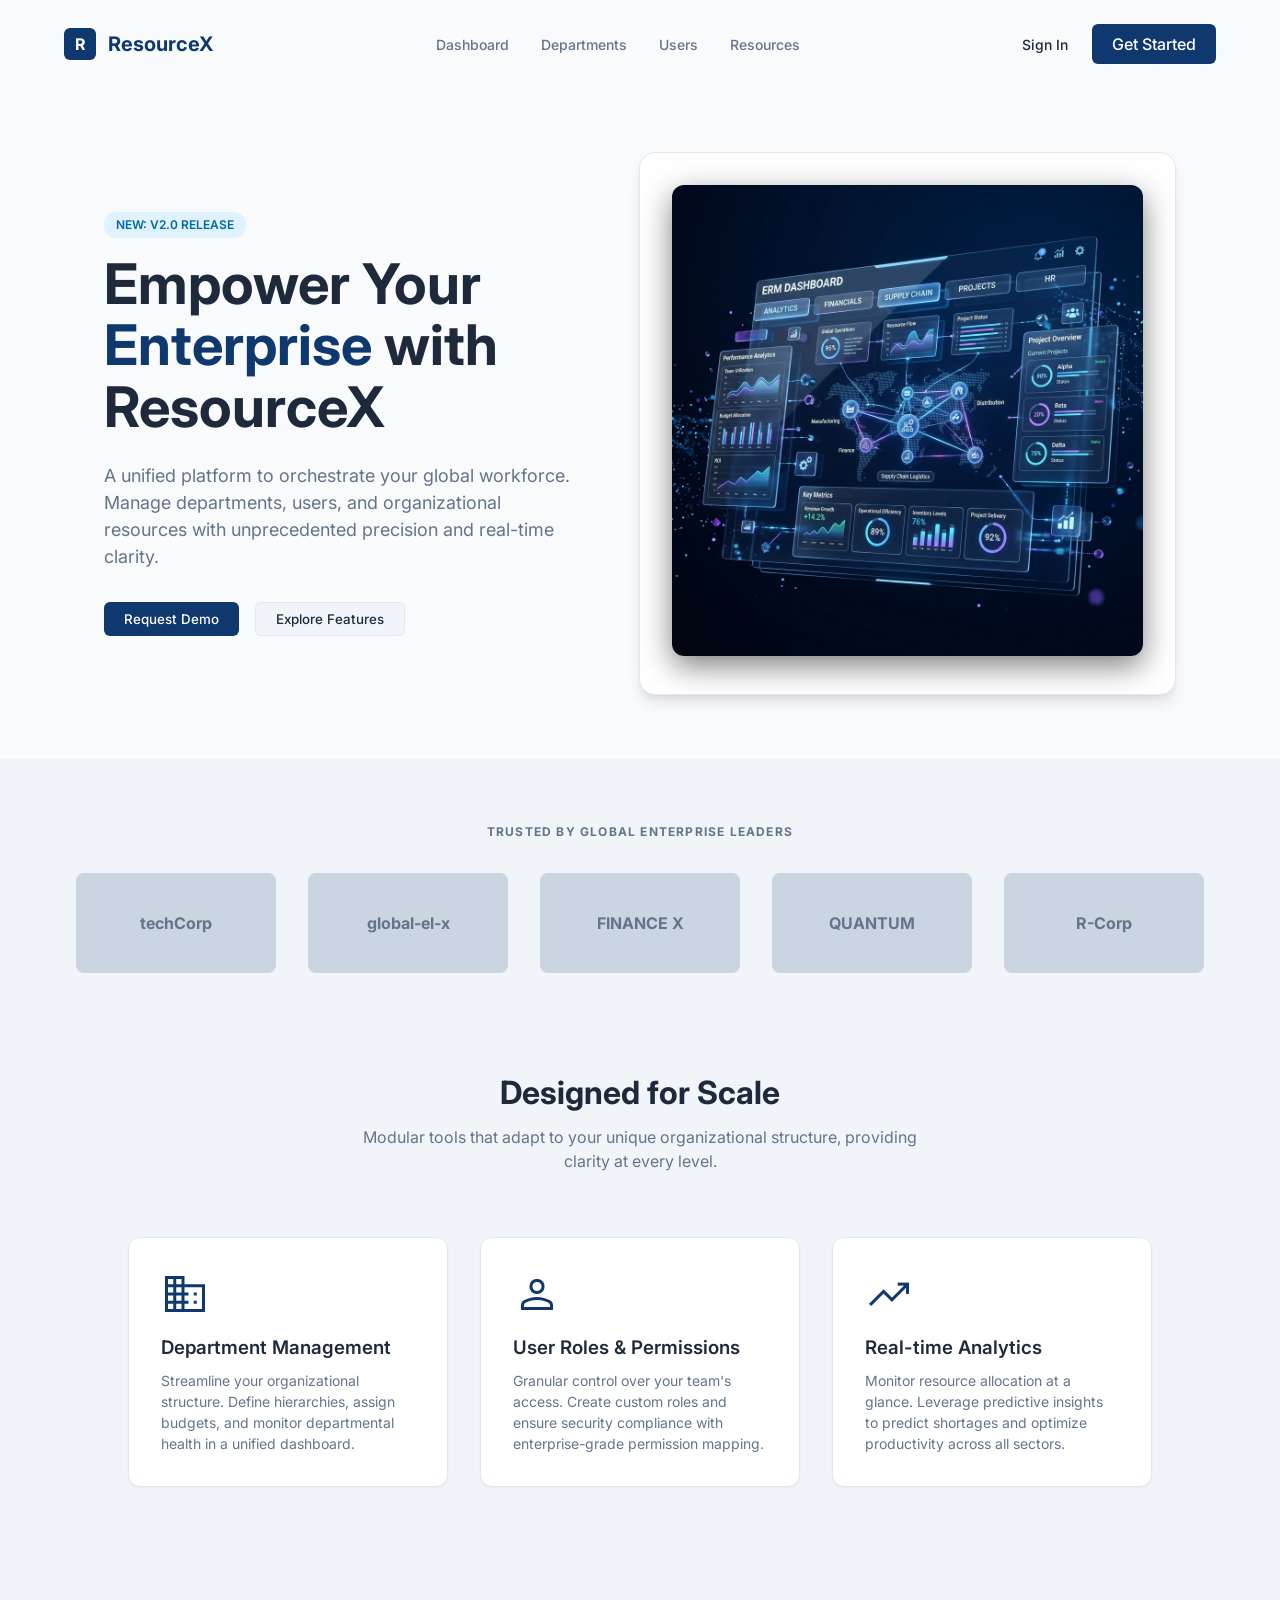
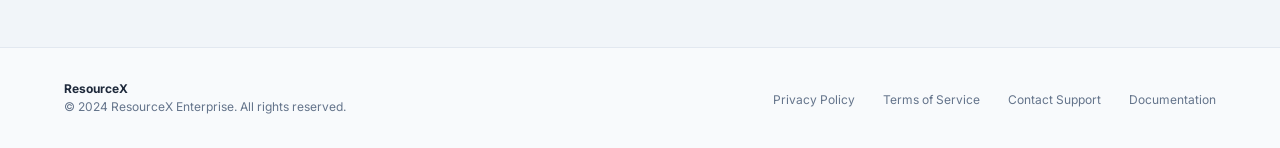
<file: index.html>
<!DOCTYPE html>
<html lang="en">
<head>
    <meta charset="UTF-8">
    <meta name="viewport" content="width=device-width, initial-scale=1.0">
    <title>ResourceX - Enterprise Resource Management</title>
    <link rel="stylesheet" href="css/main.css">
    <link rel="stylesheet" href="css/components/layout.css">
    <link rel="stylesheet" href="css/components/button.css">
    <link rel="stylesheet" href="css/components/card.css">
    <link rel="stylesheet" href="css/pages/landing.css">
<link rel="stylesheet" href="https://fonts.googleapis.com/css2?family=Material+Symbols+Outlined:opsz,wght,FILL,GRAD@20,400,0,0">
</head>
<body class="landing-body">

    <nav class="landing-nav">
        <div class="logo-container" style="padding:0">
            <div class="logo-icon">R</div>
            <div class="logo-text">ResourceX</div>
        </div>
        
        <ul class="landing-nav-links">
            <li><a href="#">Dashboard</a></li>
            <li><a href="#">Departments</a></li>
            <li><a href="#">Users</a></li>
            <li><a href="#">Resources</a></li>
        </ul>

        <div class="landing-actions">
            <a href="pages/login.html" style="color:var(--text-main); font-weight:500; font-size:0.875rem;">Sign In</a>
            <a href="pages/requestor.html" class="btn-primary">Get Started</a>
        </div>
    </nav>

    <main>
        <section class="hero-section">
            <div class="hero-content">
                <div class="hero-tag">NEW: V2.0 RELEASE</div>
                <h1 class="hero-title">Empower Your <span>Enterprise</span> with ResourceX</h1>
                <p class="hero-subtitle">A unified platform to orchestrate your global workforce. Manage departments, users, and organizational resources with unprecedented precision and real-time clarity.</p>
                <div class="hero-actions">
                    <button class="btn-primary" onclick="window.location.href='pages/requestor.html'">Request Demo</button>
                    <button class="btn-secondary">Explore Features</button>
                </div>
            </div>
            <div class="hero-visual">
                <img src="assets/images/hero-dashboard.png" alt="ResourceX Enterprise Dashboard" style="width: 100%; height: auto; border-radius: 12px; box-shadow: 0 10px 30px rgba(0,0,0,0.5);">
            </div>
        </section>

        <section class="partners-section">
            <div class="partners-title">Trusted By Global Enterprise Leaders</div>
            <div class="partners-grid">
                <div class="partner-box">techCorp</div>
                <div class="partner-box">global-el-x</div>
                <div class="partner-box">FINANCE X</div>
                <div class="partner-box">QUANTUM</div>
                <div class="partner-box">R-Corp</div>
            </div>
        <section class="features-section">
            <h2 class="features-title">Designed for Scale</h2>
            <p class="features-subtitle">Modular tools that adapt to your unique organizational structure, providing clarity at every level.</p>
            
            <div class="features-grid">
                <div class="feature-card">
                    <div class="material-symbols-outlined" style="font-size:3rem; color:var(--primary-color); margin-bottom:1rem;">business</div>
                    <h3 class="feature-title">Department Management</h3>
                    <p class="feature-desc">Streamline your organizational structure. Define hierarchies, assign budgets, and monitor departmental health in a unified dashboard.</p>
                </div>
                <div class="feature-card">
                    <div class="material-symbols-outlined" style="font-size:3rem; color:var(--primary-color); margin-bottom:1rem;">person</div>
                    <h3 class="feature-title">User Roles & Permissions</h3>
                    <p class="feature-desc">Granular control over your team's access. Create custom roles and ensure security compliance with enterprise-grade permission mapping.</p>
                </div>
                <div class="feature-card">
                    <div class="material-symbols-outlined" style="font-size:3rem; color:var(--primary-color); margin-bottom:1rem;">trending_up</div>
                    <h3 class="feature-title">Real-time Analytics</h3>
                    <p class="feature-desc">Monitor resource allocation at a glance. Leverage predictive insights to predict shortages and optimize productivity across all sectors.</p>
                </div>
            </div>
        </section>
    </main>

    <footer class="landing-footer">
        <div style="font-size:0.75rem; color:#64748b;">
            <strong style="color:var(--text-main)">ResourceX</strong><br>
            © 2024 ResourceX Enterprise. All rights reserved.
        </div>
        <div class="footer-links">
            <a href="#">Privacy Policy</a>
            <a href="#">Terms of Service</a>
            <a href="#">Contact Support</a>
            <a href="#">Documentation</a>
        </div>
    </footer>

</body>
</html>
</file>
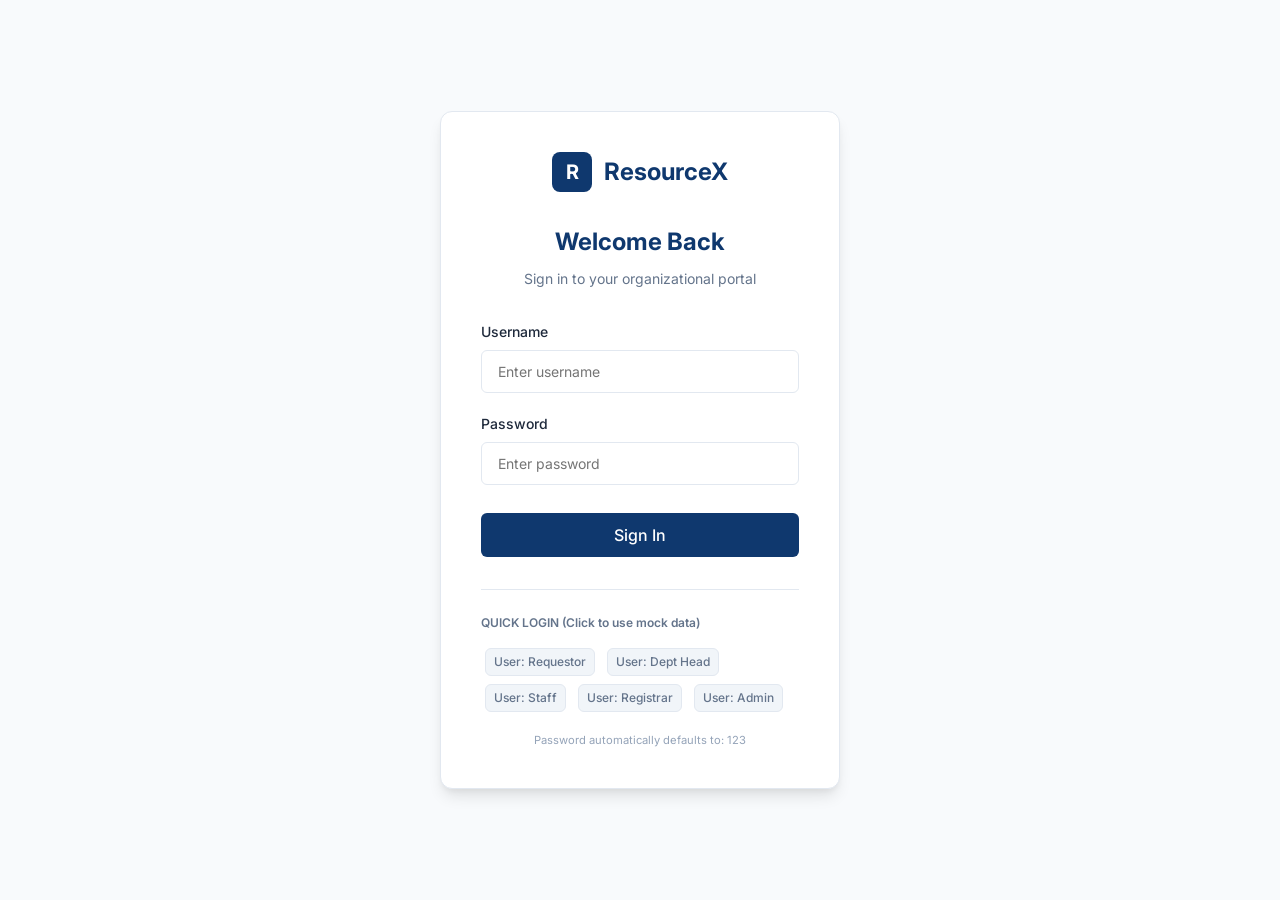
<file: pages/admin.html>
<!DOCTYPE html>
<html lang="en">
<head>
    <meta charset="UTF-8">
    <meta name="viewport" content="width=device-width, initial-scale=1.0">
    <title>ResourceX - System Administration</title>
    <link rel="stylesheet" href="../css/main.css">
    <link rel="stylesheet" href="../css/components/layout.css">
    <link rel="stylesheet" href="../css/components/button.css">
    <link rel="stylesheet" href="../css/components/card.css">
    <link rel="stylesheet" href="../css/components/table.css">
    <link rel="stylesheet" href="../css/components/form.css">
    <link rel="stylesheet" href="../css/components/badge.css">
    <link rel="stylesheet" href="../css/components/toast.css">
    <link rel="stylesheet" href="https://fonts.googleapis.com/css2?family=Material+Symbols+Outlined:opsz,wght,FILL,GRAD@20,400,0,0">
</head>
<body>

    <div class="app-container">

        <!-- Sidebar -->
        <app-sidebar user-name="System Root" user-role="Administrator" user-initial="A">
            <ul class="nav-menu">
                <li class="nav-item active" data-target="dashboard-view">
                    <span class="material-symbols-outlined">group</span> User Management
                </li>
                <li class="nav-item" data-target="dept-manage-view">
                    <span class="material-symbols-outlined">domain</span> Department Configuration
                </li>
                <li class="nav-item" data-target="role-manage-view">
                    <span class="material-symbols-outlined">admin_panel_settings</span> Roles &amp; Permissions
                </li>
            </ul>
        </app-sidebar>

        <!-- Main Wrapper -->
        <div class="main-wrapper">
            <app-header></app-header>

            <main class="content-area">

                <!-- 1. User Management (Dashboard) -->
                <div id="dashboard-view" class="view-section active">
                    <h1 class="page-title">Admin Dashboard</h1>
                    <p class="page-subtitle">Configure system users, assignments, and structural roles.</p>

                    <!-- Stats Row -->
                    <div class="stats-grid" style="grid-template-columns: repeat(4, 1fr);">
                        <div class="stat-card">
                            <div class="stat-title">Total Users</div>
                            <div class="stat-value-row">
                                <div class="stat-value" id="dash-admin-users">0</div>
                                <span class="material-symbols-outlined" style="font-size:1.5rem; color:#0f38ae">group</span>
                            </div>
                        </div>
                        <div class="stat-card">
                            <div class="stat-title">Departments</div>
                            <div class="stat-value-row">
                                <div class="stat-value" id="dash-admin-depts">0</div>
                                <span class="material-symbols-outlined" style="font-size:1.5rem; color:#0369a1">domain</span>
                            </div>
                        </div>
                        <div class="stat-card">
                            <div class="stat-title">Active Roles</div>
                            <div class="stat-value-row">
                                <div class="stat-value" id="dash-admin-roles">5</div>
                                <span class="material-symbols-outlined" style="font-size:1.5rem; color:#7c3aed">admin_panel_settings</span>
                            </div>
                        </div>
                        <div class="stat-card">
                            <div class="stat-title" style="color:#16a34a">System Health</div>
                            <div class="stat-value-row">
                                <div class="stat-value" style="color:#16a34a">100%</div>
                                <span class="material-symbols-outlined" style="font-size:1.5rem; color:#16a34a">monitor_heart</span>
                            </div>
                        </div>
                    </div>

                    <div class="data-section">
                        <div class="data-section-header">
                            <div class="data-section-title">Recent Users</div>
                            <button class="btn-secondary" style="padding:0.25rem 0.5rem; font-size:0.75rem" onclick="alert('Viewing all users')">View All</button>
                        </div>
                        <table class="table">
                            <thead>
                                <tr>
                                    <th>Name</th>
                                    <th>System Role</th>
                                    <th>Department Access</th>
                                    <th>Status</th>
                                    <th style="text-align:right">Action</th>
                                </tr>
                            </thead>
                            <tbody id="dash-users-tbody">
                                <!-- Populated by JS -->
                            </tbody>
                        </table>
                    </div>
                </div>

                <!-- 2. Dept Configuration -->
                <div id="dept-manage-view" class="view-section">
                    <h1 class="page-title">Department Topology</h1>
                    <p class="page-subtitle">Define organizational structures and departmental heads.</p>

                    <div style="background:white; padding:2rem; border-radius:12px; border:1px solid #e2e8f0; display:flex; flex-direction:column; gap:1rem;">
                        <div style="display:flex; justify-content:space-between; padding-bottom:1rem; border-bottom:1px solid #e2e8f0;">
                            <div>
                                <strong style="font-size:1.1rem; color:var(--primary-color)">IT Services</strong>
                                <div style="color:#64748b; font-size:0.875rem">Head: Sarah Jenkins</div>
                            </div>
                            <button class="btn-danger" style="font-size:0.75rem">Delete</button>
                        </div>
                        <div style="display:flex; justify-content:space-between; padding-bottom:1rem; border-bottom:1px solid #e2e8f0;">
                            <div>
                                <strong style="font-size:1.1rem; color:var(--primary-color)">Logistics Ops</strong>
                                <div style="color:#64748b; font-size:0.875rem">Head: Marcus V.</div>
                            </div>
                            <button class="btn-danger" style="font-size:0.75rem">Delete</button>
                        </div>
                        <div style="margin-top:1rem;">
                            <button class="btn-primary">+ Add New Department</button>
                        </div>
                    </div>
                </div>

                <!-- 3. Roles and Perms -->
                <div id="role-manage-view" class="view-section">
                    <h1 class="page-title">Global Role Matrix</h1>
                    <p class="page-subtitle">Configure which roles have access to certain system features.</p>

                    <div class="data-section">
                        <table class="table matrix-table" id="permissions-matrix-table">
                            <thead>
                                <tr>
                                    <th>Permissions</th>
                                    <th>Requestor</th>
                                    <th>Department Head</th>
                                    <th>Registrar</th>
                                    <th>Staff</th>
                                    <th>System Admin</th>
                                </tr>
                            </thead>
                            <tbody id="matrix-tbody">
                                <!-- Populated by JS -->
                            </tbody>
                        </table>

                        <div style="display:flex; justify-content:flex-end; gap:1rem; margin-top:2rem;">
                            <button class="btn-secondary" onclick="adminApp.resetPermissions()">Reset to Defaults</button>
                            <button class="btn-primary" onclick="adminApp.savePermissions()">Save Changes</button>
                        </div>
                    </div>
                </div>

            </main>
        </div>
    </div>

    <!-- Custom Modal Overlay -->
    <div id="admin-modal" class="modal-overlay" style="display:none; position:fixed; top:0; left:0; width:100%; height:100%; background:rgba(0,0,0,0.5); z-index:9999; justify-content:center; align-items:center;">
        <div class="modal-content" style="background:white; padding:2rem; border-radius:12px; max-width:400px; width:100%; box-shadow:0 10px 15px -3px rgba(0,0,0,0.1);">
            <div id="modal-header" style="font-size:1.25rem; font-weight:600; margin-bottom:1rem; color:#0f172a;">Action</div>
            <div id="modal-body" style="margin-bottom:1.5rem;"></div>
            <div id="modal-footer" style="display:flex; justify-content:flex-end; gap:0.5rem;">
                <button class="btn-secondary" onclick="adminApp.closeModal()">Cancel</button>
                <button class="btn-primary" id="modal-confirm-btn">Confirm</button>
            </div>
        </div>
    </div>

    <script src="../js/components/app-header.js"></script>
    <script src="../js/components/app-sidebar.js"></script>
    <script src="../js/utils/store.js"></script>
    <script src="../js/pages/admin.js"></script>
</body>
</html>
</file>
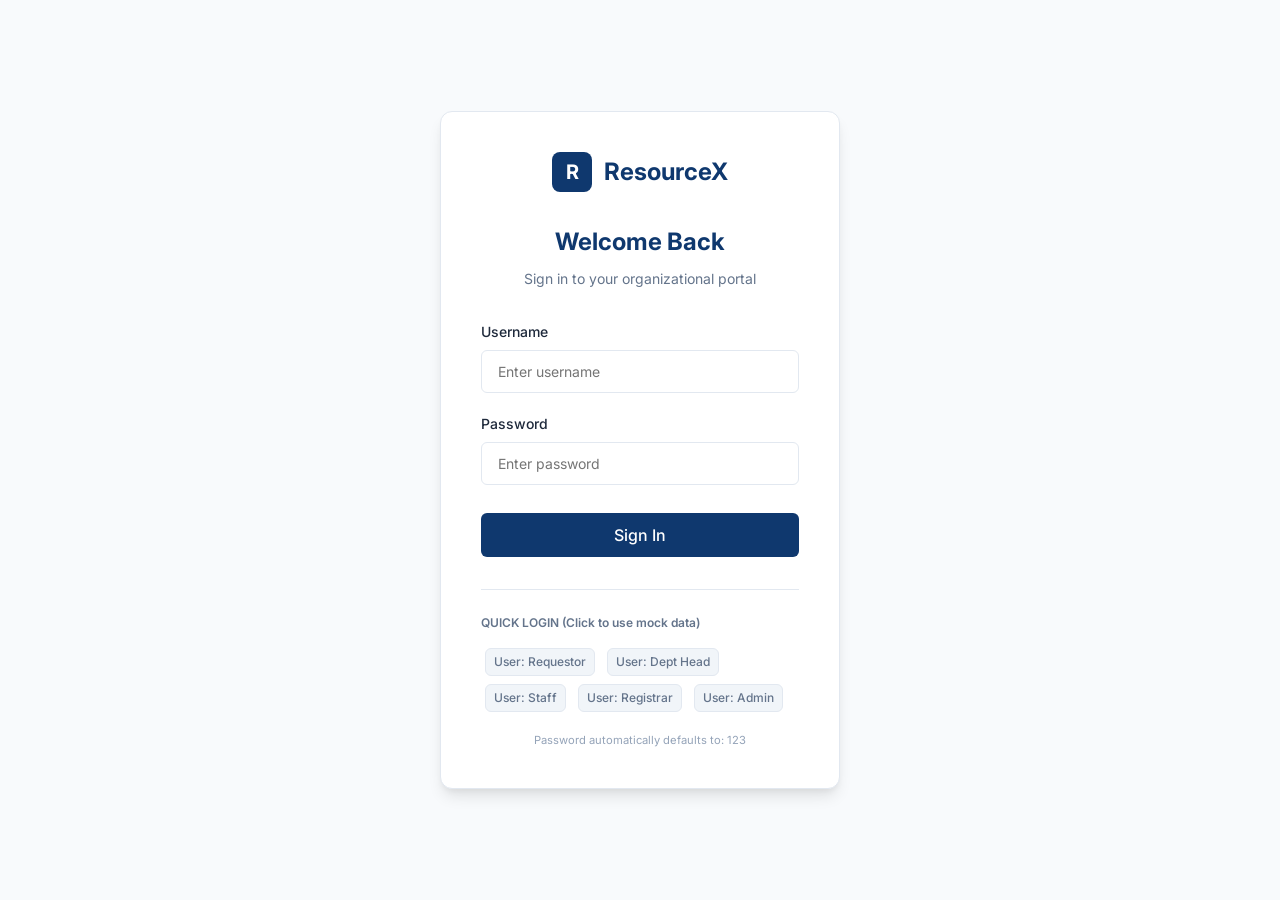
<file: pages/department_head.html>
<!DOCTYPE html>
<html lang="en">
<head>
    <meta charset="UTF-8">
    <meta name="viewport" content="width=device-width, initial-scale=1.0">
    <title>ResourceX - Department Head Dashboard</title>
    <link rel="stylesheet" href="../css/main.css">
    <link rel="stylesheet" href="../css/components/layout.css">
    <link rel="stylesheet" href="../css/components/button.css">
    <link rel="stylesheet" href="../css/components/card.css">
    <link rel="stylesheet" href="../css/components/table.css">
    <link rel="stylesheet" href="../css/components/form.css">
    <link rel="stylesheet" href="../css/components/badge.css">
    <link rel="stylesheet" href="../css/components/toast.css">
    <style>
        .trend-chart { height: 150px; background: #e0f2fe; border-radius: 8px; margin-top: 1rem; display: flex; align-items: flex-end; padding: 1rem; gap: 0.5rem; }
        .trend-bar { background: var(--primary-color); width: 100%; border-radius: 4px 4px 0 0; }
    </style>
<!DOCTYPE html>
<html lang="en">
<head>
    <meta charset="UTF-8">
    <meta name="viewport" content="width=device-width, initial-scale=1.0">
    <title>ResourceX - Department Head Dashboard</title>
    <link rel="stylesheet" href="../css/main.css">
    <link rel="stylesheet" href="../css/components/layout.css">
    <link rel="stylesheet" href="../css/components/button.css">
    <link rel="stylesheet" href="../css/components/card.css">
    <link rel="stylesheet" href="../css/components/table.css">
    <link rel="stylesheet" href="../css/components/form.css">
    <link rel="stylesheet" href="../css/components/badge.css">
    <link rel="stylesheet" href="../css/components/toast.css">
    <style>
        .trend-chart { height: 150px; background: #e0f2fe; border-radius: 8px; margin-top: 1rem; display: flex; align-items: flex-end; padding: 1rem; gap: 0.5rem; }
        .trend-bar { background: var(--primary-color); width: 100%; border-radius: 4px 4px 0 0; }
    </style>
<link rel="stylesheet" href="https://fonts.googleapis.com/css2?family=Material+Symbols+Outlined:opsz,wght,FILL,GRAD@20,400,0,0">
</head>
<body>

    <div class="app-container">
        
        <app-sidebar user-name="Sarah Jenkins" user-role="Head of IT Services" user-img="https://i.pravatar.cc/150?img=12">
            <ul class="nav-menu">
                <li class="nav-item active" data-target="dashboard-view">
                    <span class="material-symbols-outlined">dashboard</span> Dashboard
                </li>
                <li class="nav-item" data-target="incoming-requests-view">
                    <span class="material-symbols-outlined">move_to_inbox</span> Incoming Requests
                </li>
                <li class="nav-item" data-target="dept-resources-view">
                    <span class="material-symbols-outlined">corporate_fare</span> Dept Resources
                </li>
                <li class="nav-item" data-target="procurement-view">
                    <span class="material-symbols-outlined">shopping_cart</span> Procurement
                </li>
                <li class="nav-item" data-target="stock-monitoring-view">
                    <span class="material-symbols-outlined">bar_chart</span> Stock Monitoring
                </li>
            </ul>
        </app-sidebar>

        <!-- Main Wrapper -->
        <div class="main-wrapper">
            
            <app-header></app-header>

            <main class="content-area">

                <!-- Dashboard View -->
                <div id="dashboard-view" class="view-section active">
                    <h1 class="page-title">Department Dashboard</h1>
                    <p class="page-subtitle">Overview of <span id="dash-dept-name">your department</span> resources and requests.</p>

                    <!-- Alert Banner -->
                    <div id="low-stock-alert" style="display:none; background:#fefce8; border:1px solid #fef08a; padding:1rem 1.5rem; border-radius:8px; margin-bottom:1.5rem; display:flex; justify-content:space-between; align-items:center;">
                        <div>
                            <span class="material-symbols-outlined" style="color:#a16207; font-size:1.5rem; vertical-align:middle; margin-right:0.5rem">warning</span>
                            <strong style="color:#854d0e">Low Stock Alert:</strong>
                            <span style="color:#a16207; font-size:0.875rem" id="low-stock-text">Some resource types are below the minimum threshold.</span>
                        </div>
                        <button class="btn-secondary" style="background:white; border-color:#fde047; color:#854d0e" onclick="deptApp.switchView('procurement-view')">Create Procurement Request</button>
                    </div>

                    <!-- Stats Row -->
                    <div class="stats-grid" style="grid-template-columns: repeat(5, 1fr);">
                        <div class="stat-card">
                            <div class="stat-title">Total Resources</div>
                            <div class="stat-value-row">
                                <div class="stat-value" id="dash-total-res">0</div>
                                <span class="material-symbols-outlined" style="font-size:1.5rem">inventory_2</span>
                            </div>
                        </div>
                        <div class="stat-card">
                            <div class="stat-title" style="color:#16a34a">Available</div>
                            <div class="stat-value-row">
                                <div class="stat-value" style="color:#16a34a" id="dash-avail">0</div>
                                <span class="material-symbols-outlined" style="font-size:1.5rem; color:#16a34a">inventory_2</span>
                            </div>
                        </div>
                        <div class="stat-card">
                            <div class="stat-title" style="color:#0284c7">Allocated</div>
                            <div class="stat-value-row">
                                <div class="stat-value" style="color:#0284c7" id="dash-alloc">0</div>
                                <span class="material-symbols-outlined" style="font-size:1.5rem; color:#0284c7">inventory_2</span>
                            </div>
                        </div>
                        <div class="stat-card">
                            <div class="stat-title" style="color:#d97706">Maintenance</div>
                            <div class="stat-value-row">
                                <div class="stat-value" style="color:#d97706" id="dash-maint">0</div>
                                <span class="material-symbols-outlined" style="font-size:1.5rem; color:#d97706">build</span>
                            </div>
                        </div>
                        <div class="stat-card">
                            <div class="stat-title" style="color:#dc2626">Scrap</div>
                            <div class="stat-value-row">
                                <div class="stat-value" style="color:#dc2626" id="dash-scrap">0</div>
                                <span class="material-symbols-outlined" style="font-size:1.5rem; color:#dc2626">delete</span>
                            </div>
                        </div>
                    </div>

                    <!-- Content Grid -->
                    <div style="display:flex; gap:1.5rem; align-items:flex-start">
                        <!-- Left Column -->
                        <div class="data-section" style="flex:1; margin-bottom:0">
                            <div class="data-section-header">
                                <div class="data-section-title">Incoming Requests (Pending)</div>
                                <button class="btn-secondary" style="padding:0.25rem 0.5rem; font-size:0.75rem" onclick="deptApp.switchView('incoming-requests-view')">View All</button>
                            </div>
                            <table class="table">
                                <thead>
                                    <tr>
                                        <th>ID</th>
                                        <th>Resource</th>
                                        <th>By</th>
                                        <th>Status</th>
                                    </tr>
                                </thead>
                                <tbody id="dash-inc-req-tbody">
                                </tbody>
                            </table>
                        </div>
                        
                        <!-- Right Column -->
                        <div class="data-section" style="flex:1; margin-bottom:0">
                            <div class="data-section-header">
                                <div class="data-section-title">Procurements</div>
                                <button class="btn-secondary" style="padding:0.25rem 0.5rem; font-size:0.75rem" onclick="deptApp.switchView('procurement-view')">View All</button>
                            </div>
                            <table class="table">
                                <thead>
                                    <tr>
                                        <th>ID</th>
                                        <th>Resource</th>
                                        <th>Qty</th>
                                        <th>Status</th>
                                    </tr>
                                </thead>
                                <tbody id="dash-proc-tbody">
                                </tbody>
                            </table>
                        </div>
                    </div>
                </div>

                <!-- 1. Incoming Requests View -->
                <div id="incoming-requests-view" class="view-section">
                    <h1 class="page-title">Incoming Requests</h1>
                    <p class="page-subtitle">Review pending resource requests from your department staff.</p>

                    <div class="data-section">
                        <div class="data-section-header">
                            <div class="data-section-title">Pending Approvals</div>
                        </div>
                        <div class="table-responsive">
                            <table class="table">
                                <thead>
                                    <tr>
                                        <th>Req ID</th>
                                        <th>Requestor</th>
                                        <th>Resource Type</th>
                                        <th>Qty</th>
                                        <th>Reason</th>
                                        <th style="text-align:right">Actions</th>
                                    </tr>
                                </thead>
                                <tbody id="incoming-requests-tbody">
                                    <!-- Rendered by JS -->
                                </tbody>
                            </table>
                        </div>
                    </div>
                    
                    <!-- New Incoming Procurement Requests Block -->
                    <div class="data-section" style="margin-top:2rem;">
                        <div class="data-section-header">
                            <div class="data-section-title">Incoming Procurement Requests</div>
                        </div>
                        <div class="table-responsive">
                            <table class="table">
                                <thead>
                                    <tr>
                                        <th>Proc ID</th>
                                        <th>Requestor</th>
                                        <th>Resource/Item</th>
                                        <th>Qty</th>
                                        <th>Justification</th>
                                        <th style="text-align:right">Actions</th>
                                    </tr>
                                </thead>
                                <tbody id="incoming-procurements-tbody">
                                    <!-- Rendered by JS -->
                                </tbody>
                            </table>
                        </div>
                    </div>
                </div>

                <!-- 2. Dept Resources View -->
                <div id="dept-resources-view" class="view-section">
                    <h1 class="page-title">Department Resources</h1>
                    <p class="page-subtitle">Inventory overview for IT Services.</p>

                    <div class="data-section">
                        <div class="data-section-header">
                            <div class="data-section-title">Current Inventory</div>
                            <div class="search-bar" style="width:250px;">
                                <span class="material-symbols-outlined" style="color:#94a3b8">search</span>
                                <input type="text" placeholder="Filter resources...">
                            </div>
                        </div>
                        <div class="table-responsive">
                            <table class="table">
                                <thead>
                                    <tr>
                                        <th>Resource Code</th>
                                        <th>Resource Type</th>
                                        <th>Assigned To</th>
                                        <th>Condition</th>
                                        <th style="text-align:right">Status</th>
                                    </tr>
                                </thead>
                                <tbody id="dept-resources-tbody">
                                    <!-- Rendered by JS -->
                                </tbody>
                            </table>
                        </div>
                    </div>
                </div>

                <!-- Removed old Analytics view -->

                <!-- 4. Procurement View -->
                <div id="procurement-view" class="view-section">
                    <h1 class="page-title">Procurement Requests</h1>
                    <p class="page-subtitle">Submit and track requests for new resource acquisitions to the Registrar.</p>

                    <div style="display:flex; gap:2rem;">
                        <div class="form-card" style="flex:1">
                            <h3 class="data-section-title" style="margin-bottom:1rem">New Procurement</h3>
                            <form id="procurementForm" onsubmit="deptApp.submitProcurement(event)">
                                <div class="form-group">
                                    <label class="form-label">Resource Type / Model</label>
                                    <input type="text" id="proc-type" class="form-control" required>
                                </div>
                                <div class="form-group">
                                    <label class="form-label">Quantity Required</label>
                                    <input type="number" id="proc-qty" class="form-control" required>
                                </div>
                                <div class="form-group">
                                    <label class="form-label">Justification</label>
                                    <textarea id="proc-reason" class="form-control" rows="3" required></textarea>
                                </div>
                                <button type="submit" class="btn-primary">Submit to Registrar</button>
                            </form>
                        </div>

                        <div class="data-section" style="flex:1.5">
                            <div class="data-section-header">
                                <div class="data-section-title">Recent Procurment Requests</div>
                            </div>
                            <table class="table">
                                <thead>
                                    <tr>
                                        <th>Proc ID</th>
                                        <th>Type</th>
                                        <th>Qty</th>
                                        <th>Status</th>
                                    </tr>
                                </thead>
                                <tbody id="procurement-tbody">
                                    <!-- Rendered by JS -->
                                </tbody>
                            </table>
                        </div>
                    </div>
                </div>


                <!-- Stock Monitoring View -->
                <div id="stock-monitoring-view" class="view-section">
                    <h1 class="page-title">Low Stock Monitoring</h1>
                    <p class="page-subtitle">Monitor resource stock levels and set thresholds for your department.</p>

                    <!-- Summary Cards -->
                    <div class="stats-grid" style="grid-template-columns: repeat(3, 1fr); margin-bottom: 2rem;">
                        <div class="stat-card" id="stock-safe-card" style="background:#f0fdf4; border:1px solid #bbf7d0;">
                            <div class="stat-title" style="color:#16a34a;">Safe Stock</div>
                            <div class="stat-value-row">
                                <div class="stat-value" id="stock-safe-count" style="color:#16a34a;">0</div>
                                <span class="material-symbols-outlined" style="font-size:1.8rem; color:#16a34a;">check_circle</span>
                            </div>
                        </div>
                        <div class="stat-card" id="stock-near-card" style="background:#fefce8; border:1px solid #fef08a;">
                            <div class="stat-title" style="color:#ca8a04;">Near Threshold</div>
                            <div class="stat-value-row">
                                <div class="stat-value" id="stock-near-count" style="color:#ca8a04;">0</div>
                                <span class="material-symbols-outlined" style="font-size:1.8rem; color:#ca8a04;">warning</span>
                            </div>
                        </div>
                        <div class="stat-card" id="stock-low-card" style="background:#fef2f2; border:1px solid #fecaca;">
                            <div class="stat-title" style="color:#dc2626;">Low Stock</div>
                            <div class="stat-value-row">
                                <div class="stat-value" id="stock-low-count" style="color:#dc2626;">0</div>
                                <span class="material-symbols-outlined" style="font-size:1.8rem; color:#dc2626;">error</span>
                            </div>
                        </div>
                    </div>

                    <!-- Stock Table -->
                    <div class="data-section">
                        <div class="data-section-header">
                            <div class="data-section-title">Resource Stock Levels</div>
                        </div>
                        <div class="table-responsive">
                            <table class="table">
                                <thead>
                                    <tr>
                                        <th>Resource Type</th>
                                        <th>Current Quantity</th>
                                        <th>Threshold Level</th>
                                        <th>Status</th>
                                        <th style="text-align:right">Actions</th>
                                    </tr>
                                </thead>
                                <tbody id="stock-monitoring-tbody">
                                    <!-- Rendered by JS -->
                                </tbody>
                            </table>
                        </div>
                    </div>
                </div>

            </main>

        </div>
    </div>

    <!-- Edit Threshold Dialog -->
    <div id="stock-edit-modal" style="display:none; position:fixed; inset:0; background:rgba(0,0,0,0.45); z-index:9999; justify-content:center; align-items:center;">
        <div style="background:white; padding:2rem; border-radius:14px; width:100%; max-width:420px; box-shadow:0 20px 40px rgba(0,0,0,0.15);">
            <div style="display:flex; justify-content:space-between; align-items:center; margin-bottom:1.5rem;">
                <h3 style="font-size:1.1rem; font-weight:700; color:#0f172a; margin:0;">Edit Threshold</h3>
                <button onclick="deptApp.closeStockModal()" style="border:none; background:none; cursor:pointer; color:#64748b; font-size:1.5rem; line-height:1;">&#x2715;</button>
            </div>
            <div id="stock-modal-resource" style="font-size:0.875rem; font-weight:600; color:var(--primary-color); margin-bottom:1.25rem; padding:0.5rem 0.75rem; background:#f0f7ff; border-radius:6px;"></div>
            <div style="margin-bottom:1rem;">
                <label style="font-size:0.8rem; font-weight:600; color:#475569; display:block; margin-bottom:0.4rem;">Current Quantity</label>
                <input id="stock-current-qty" type="number" disabled style="width:100%; padding:0.6rem 0.75rem; border:1px solid #e2e8f0; border-radius:8px; background:#f8fafc; color:#64748b; font-size:0.9rem; box-sizing:border-box;">
            </div>
            <div style="margin-bottom:1.5rem;">
                <label style="font-size:0.8rem; font-weight:600; color:#475569; display:block; margin-bottom:0.4rem;">Threshold Level</label>
                <input id="stock-threshold-input" type="number" min="0" style="width:100%; padding:0.6rem 0.75rem; border:1px solid #e2e8f0; border-radius:8px; font-size:0.9rem; box-sizing:border-box; outline:none;" onfocus="this.style.borderColor='var(--primary-color)'" onblur="this.style.borderColor='#e2e8f0'">
            </div>
            <div style="display:flex; gap:0.75rem; justify-content:flex-end;">
                <button onclick="deptApp.closeStockModal()" class="btn-secondary">Cancel</button>
                <button onclick="deptApp.saveStockThreshold()" class="btn-primary">Save Threshold</button>
            </div>
        </div>
    </div>

    <script src="../js/components/app-header.js"></script>
    <script src="../js/components/app-sidebar.js"></script>
    <script src="../js/utils/store.js"></script>
    <script src="../js/pages/dept_head.js"></script>
</body>
</html>
</file>
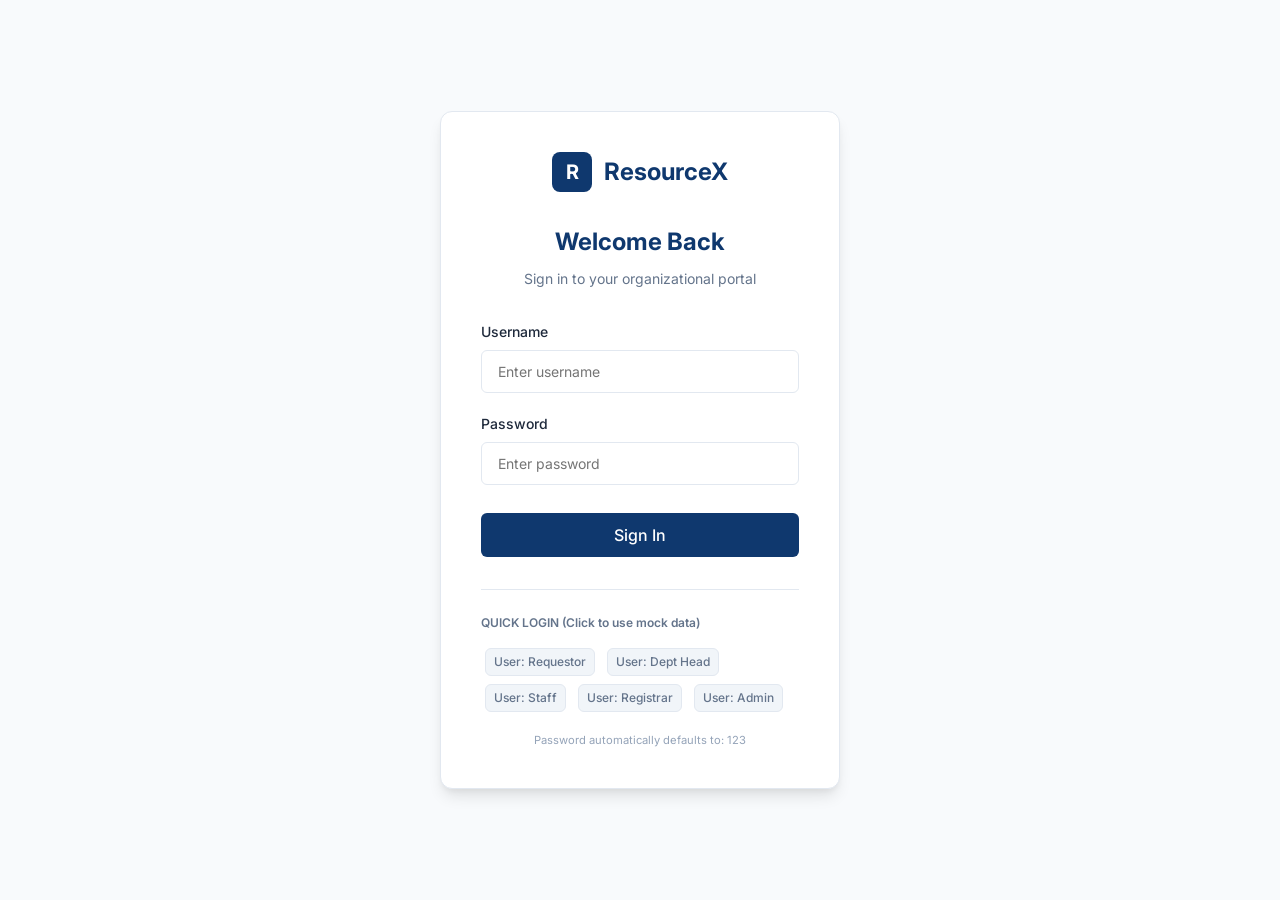
<file: pages/login.html>
﻿<!DOCTYPE html>
<html lang="en">
<head>
    <meta charset="UTF-8">
    <meta name="viewport" content="width=device-width, initial-scale=1.0">
    <title>ResourceX - Login</title>
    <link rel="stylesheet" href="../css/main.css">
    <link rel="stylesheet" href="../css/components/layout.css">
    <link rel="stylesheet" href="../css/components/button.css">
    <link rel="stylesheet" href="../css/components/card.css">
    <link rel="stylesheet" href="../css/components/table.css">
    <link rel="stylesheet" href="../css/components/form.css">
    <link rel="stylesheet" href="../css/components/badge.css">
    <link rel="stylesheet" href="../css/components/toast.css">
    <style>
        .login-body {
            background-color: var(--bg-color);
            display: flex;
            align-items: center;
            justify-content: center;
            height: 100vh;
            margin: 0;
            font-family: 'Inter', sans-serif;
        }
        .login-card {
            background: white;
            border-radius: 12px;
            box-shadow: var(--shadow-lg);
            border: 1px solid var(--border-color);
            width: 100%;
            max-width: 400px;
            padding: 2.5rem;
            text-align: center;
        }
        .login-logo {
            display: flex;
            align-items: center;
            justify-content: center;
            gap: 0.75rem;
            margin-bottom: 2rem;
        }
        .login-logo .icon {
            width: 40px;
            height: 40px;
            background-color: var(--primary-color);
            color: white;
            border-radius: 8px;
            font-size: 1.25rem;
            font-weight: bold;
            display: flex;
            align-items: center;
            justify-content: center;
        }
        .login-title {
            font-size: 1.5rem;
            font-weight: 700;
            color: var(--primary-color);
            margin-bottom: 0.5rem;
        }
        .login-subtitle {
            color: var(--text-muted);
            font-size: 0.875rem;
            margin-bottom: 2rem;
        }
        .form-group {
            text-align: left;
            margin-bottom: 1.25rem;
        }
        .mock-data-panel {
            margin-top: 2rem;
            padding-top: 1.5rem;
            border-top: 1px solid var(--border-color);
            text-align: left;
        }
        .mock-pill {
            display: inline-block;
            background: #f1f5f9;
            color: #64748b;
            padding: 0.25rem 0.5rem;
            border-radius: 6px;
            font-size: 0.75rem;
            margin: 0.25rem;
            cursor: pointer;
            border: 1px solid #e2e8f0;
            font-weight: 500;
        }
        .mock-pill:hover {
            background: #e2e8f0;
            color: var(--text-main);
        }
    </style>
<link rel="stylesheet" href="https://fonts.googleapis.com/css2?family=Material+Symbols+Outlined:opsz,wght,FILL,GRAD@20,400,0,0">
</head>
<body class="login-body">

    <div class="login-card">
        <div class="login-logo">
            <div class="icon">R</div>
            <div style="font-size:1.5rem; font-weight:700; color:var(--primary-color)">ResourceX</div>
        </div>
        
        <h1 class="login-title">Welcome Back</h1>
        <p class="login-subtitle">Sign in to your organizational portal</p>

        <form id="loginForm" onsubmit="submitLogin(event)">
            <div class="form-group">
                <label class="form-label">Username</label>
                <input type="text" id="username" class="form-control" placeholder="Enter username" required>
            </div>
            <div class="form-group">
                <label class="form-label">Password</label>
                <input type="password" id="password" class="form-control" placeholder="Enter password" required>
            </div>
            <button type="submit" class="btn-primary" style="width:100%; padding:0.75rem; font-size:1rem; margin-top:0.5rem">Sign In</button>
        </form>

        <div class="mock-data-panel">
            <div style="font-size:0.75rem; color:var(--text-muted); margin-bottom:0.75rem; font-weight:600">QUICK LOGIN (Click to use mock data)</div>
            <div class="mock-pill" onclick="quickLogin('yaswanth@resourcex.com')">User: Requestor</div>
            <div class="mock-pill" onclick="quickLogin('sarah@resourcex.com')">User: Dept Head</div>
            <div class="mock-pill" onclick="quickLogin('mike@resourcex.com')">User: Staff</div>
            <div class="mock-pill" onclick="quickLogin('eleanor@resourcex.com')">User: Registrar</div>
            <div class="mock-pill" onclick="quickLogin('admin@resourcex.com')">User: Admin</div>
        </div>
        <div style="font-size:0.7rem; color:#94a3b8; margin-top:1rem; text-align:center">
            Password automatically defaults to: 123
        </div>
    </div>

    <script src="../js/utils/store.js"></script>
    <script>
        function submitLogin(e) {
            e.preventDefault();
            const email = document.getElementById('username').value.toLowerCase().trim();
            const password = document.getElementById('password').value; // mocked, we just check email
            
            const user = Store.login(email, password);
            
            if (user) {
                switch(user.role) {
                    case 'Requestor': window.location.href = 'requestor.html'; break;
                    case 'Dept Head': window.location.href = 'department_head.html'; break;
                    case 'Staff': window.location.href = 'staff.html'; break;
                    case 'Registrar': window.location.href = 'registrar.html'; break;
                    case 'System Admin': window.location.href = 'admin.html'; break;
                }
            } else {
                alert('User not found. Try one of the quick login options.');
                document.getElementById('username').focus();
            }
        }

        function quickLogin(email) {
            document.getElementById('username').value = email;
            document.getElementById('password').value = '123';
            // Automatically submit
            document.getElementById('loginForm').dispatchEvent(new Event('submit'));
        }
    </script>
</body>
</html>
</file>
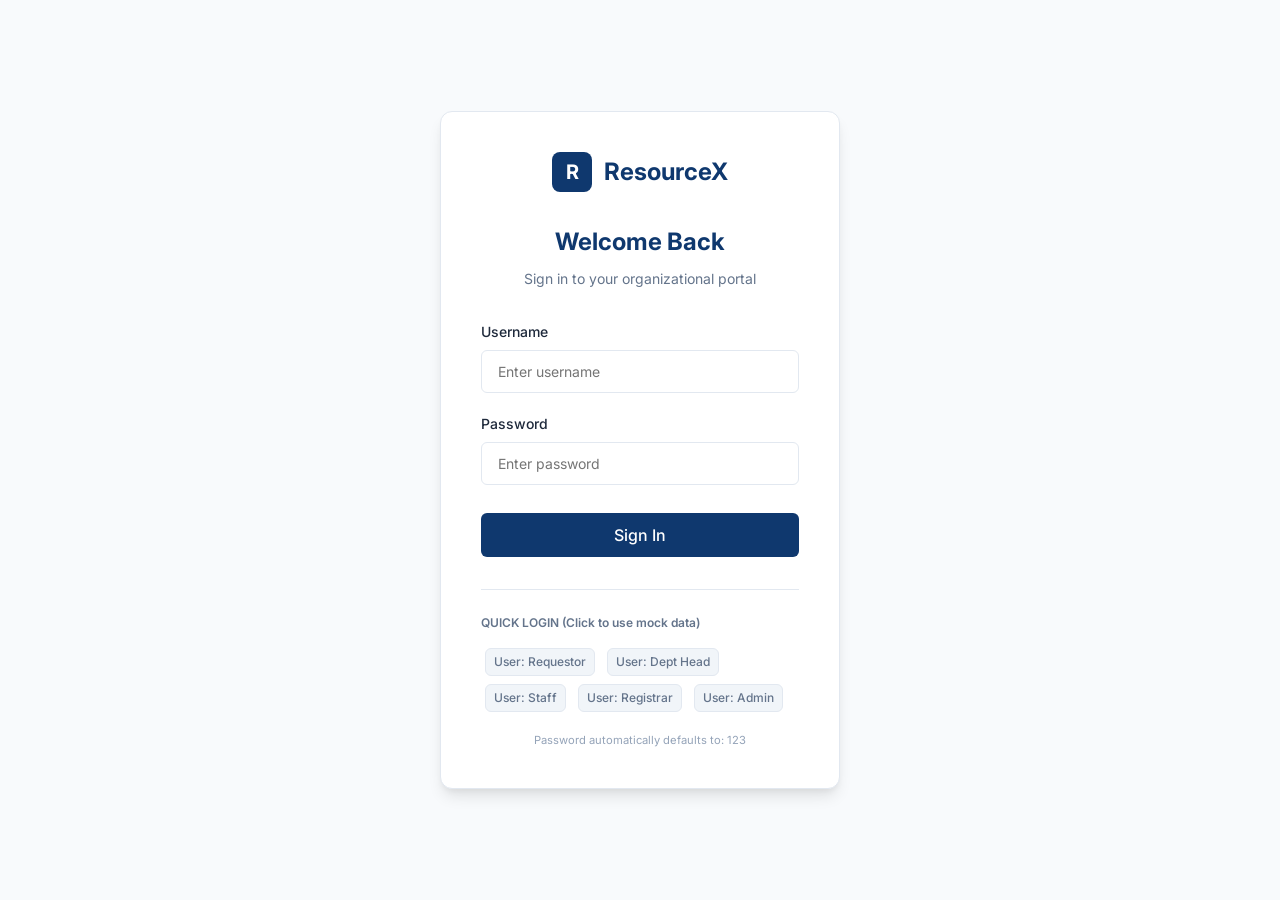
<file: pages/registrar.html>
﻿<!DOCTYPE html>
<html lang="en">
<head>
    <meta charset="UTF-8">
    <meta name="viewport" content="width=device-width, initial-scale=1.0">
    <title>ResourceX - Registrar Dashboard</title>
    <link rel="stylesheet" href="../css/main.css">
    <link rel="stylesheet" href="../css/components/layout.css">
    <link rel="stylesheet" href="../css/components/button.css">
    <link rel="stylesheet" href="../css/components/card.css">
    <link rel="stylesheet" href="../css/components/table.css">
    <link rel="stylesheet" href="../css/components/form.css">
    <link rel="stylesheet" href="../css/components/badge.css">
    <link rel="stylesheet" href="../css/components/toast.css">
<!DOCTYPE html>
<html lang="en">
<head>
    <meta charset="UTF-8">
    <meta name="viewport" content="width=device-width, initial-scale=1.0">
    <title>ResourceX - Registrar Dashboard</title>
    <link rel="stylesheet" href="../css/main.css">
    <link rel="stylesheet" href="../css/components/layout.css">
    <link rel="stylesheet" href="../css/components/button.css">
    <link rel="stylesheet" href="../css/components/card.css">
    <link rel="stylesheet" href="../css/components/table.css">
    <link rel="stylesheet" href="../css/components/form.css">
    <link rel="stylesheet" href="../css/components/badge.css">
    <link rel="stylesheet" href="../css/components/toast.css">
<link rel="stylesheet" href="https://fonts.googleapis.com/css2?family=Material+Symbols+Outlined:opsz,wght,FILL,GRAD@20,400,0,0">
</head>
<body>

    <div class="app-container">
        
        <app-sidebar user-name="Dr. Eleanor Vance" user-role="University Registrar" user-img="https://i.pravatar.cc/150?img=9">
            <ul class="nav-menu">
                <li class="nav-item active" data-target="procurement-approvals-view">
                    <span class="material-symbols-outlined">work</span> Procurement Approvals
                </li>
                <li class="nav-item" data-target="sys-overview-view">
                    <span class="material-symbols-outlined">visibility</span> Global Requests Overview
                </li>
                <li class="nav-item" data-target="sys-analytics-view">
                    <span class="material-symbols-outlined">analytics</span> System Analytics
                </li>
            </ul>
        </app-sidebar>

        <!-- Main Wrapper -->
        <div class="main-wrapper">
            <app-header></app-header>

            <main class="content-area">

                <!-- 1. Procurement Approvals View -->
                <div id="procurement-approvals-view" class="view-section active">
                    <h1 class="page-title">Registrar Dashboard</h1>
                    <p class="page-subtitle">Overview of procurement requests across the university.</p>

                    <!-- Stats Row -->
                    <div class="stats-grid" style="grid-template-columns: repeat(4, 1fr);">
                        <div class="stat-card">
                            <div class="stat-title">Total Procurement</div>
                            <div class="stat-value-row">
                                <div class="stat-value" id="dash-proc-total">0</div>
                                <span class="material-symbols-outlined" style="font-size:1.5rem">shopping_cart</span>
                            </div>
                        </div>
                        <div class="stat-card">
                            <div class="stat-title" style="color:#d97706">Pending</div>
                            <div class="stat-value-row">
                                <div class="stat-value" style="color:#d97706" id="dash-proc-pending">0</div>
                                <span class="material-symbols-outlined" style="font-size:1.5rem; color:#d97706">hourglass_empty</span>
                            </div>
                        </div>
                        <div class="stat-card">
                            <div class="stat-title" style="color:#16a34a">Accepted</div>
                            <div class="stat-value-row">
                                <div class="stat-value" style="color:#16a34a" id="dash-proc-accepted">0</div>
                                <span class="material-symbols-outlined" style="font-size:1.5rem; color:#16a34a">check_circle</span>
                            </div>
                        </div>
                        <div class="stat-card">
                            <div class="stat-title" style="color:#dc2626">Rejected</div>
                            <div class="stat-value-row">
                                <div class="stat-value" style="color:#dc2626" id="dash-proc-rejected">0</div>
                                <span class="material-symbols-outlined" style="font-size:1.5rem; color:#dc2626">cancel</span>
                            </div>
                        </div>
                    </div>

                    <div class="data-section">
                        <div class="data-section-header">
                            <div class="data-section-title">Recent Procurement Requests</div>
                            <button class="btn-secondary" style="padding:0.25rem 0.5rem; font-size:0.75rem" onclick="alert('Viewing all procurements')">View All</button>
                        </div>
                        <div class="table-responsive">
                            <table class="table">
                                <thead>
                                    <tr>
                                        <th>Proc ID</th>
                                        <th>Department Head</th>
                                        <th>Resource Type</th>
                                        <th>Qty</th>
                                        <th>Justification</th>
                                        <th style="text-align:right">Action</th>
                                    </tr>
                                </thead>
                                </tbody>
                            </table>
                        </div>
                    </div>
                </div>

                <!-- 2. Global Requests View -->
                <div id="sys-overview-view" class="view-section">
                    <h1 class="page-title">Global Requests Filter</h1>
                    <p class="page-subtitle">Unified view of all departmental requests and current statuses.</p>

                    <div style="background:white; padding:1.5rem; border-radius:12px; box-shadow:var(--shadow-sm); border:1px solid var(--border-color); margin-bottom:2rem; display:flex; gap:1rem">
                        <select class="form-control" style="width:200px"><option>Filter Status: All</option><option>Pending</option><option>Accepted</option><option>Rejected</option></select>
                        <select class="form-control" style="width:200px"><option>Filter Dept: All</option><option>IT Services</option><option>HR</option><option>Sciences</option></select>
                        <button class="btn-secondary">Apply Filters</button>
                    </div>

                    <div class="data-section">
                        <table class="table">
                            <thead>
                                <tr>
                                    <th>Req ID</th>
                                    <th>Dept</th>
                                    <th>Resource Type</th>
                                    <th>Status</th>
                                </tr>
                            </thead>
                            <tbody>
                                <tr><td>REQ-112</td><td>IT Services</td><td>Wireless Mouse</td><td><span class="badge allocated">Approved</span></td></tr>
                                <tr><td>REQ-113</td><td>Science</td><td>Safety Goggles</td><td><span class="badge pending">Pending</span></td></tr>
                                <tr><td>REQ-114</td><td>HR Dept</td><td>Office Chair</td><td><span class="badge rejected">Rejected</span></td></tr>
                            </tbody>
                        </table>
                    </div>
                </div>

                <!-- 3. System Analytics View -->
                <div id="sys-analytics-view" class="view-section">
                    <h1 class="page-title">Global Platform Analytics</h1>
                    <p class="page-subtitle">Organizational resource distribution and demand tracking.</p>

                    <div class="stats-grid">
                        <div class="stat-card">
                            <div class="stat-title">Total Active Assets</div>
                            <div class="stat-value">12,409</div>
                        </div>
                        <div class="stat-card">
                            <div class="stat-title">Avg Fulfillment Time</div>
                            <div class="stat-value" style="color:#16a34a">1.2 Days</div>
                        </div>
                        <div class="stat-card">
                            <div class="stat-title">High Demand Dept</div>
                            <div class="stat-value" style="color:#0369a1; font-size:1.5rem">IT Services</div>
                        </div>
                    </div>
                </div>

            </main>
        </div>
    </div>

    <script src="../js/components/app-header.js"></script>
    <script src="../js/components/app-sidebar.js"></script>
    <script src="../js/utils/store.js"></script>
    <script src="../js/pages/registrar.js"></script>
</body>
</html>
</file>
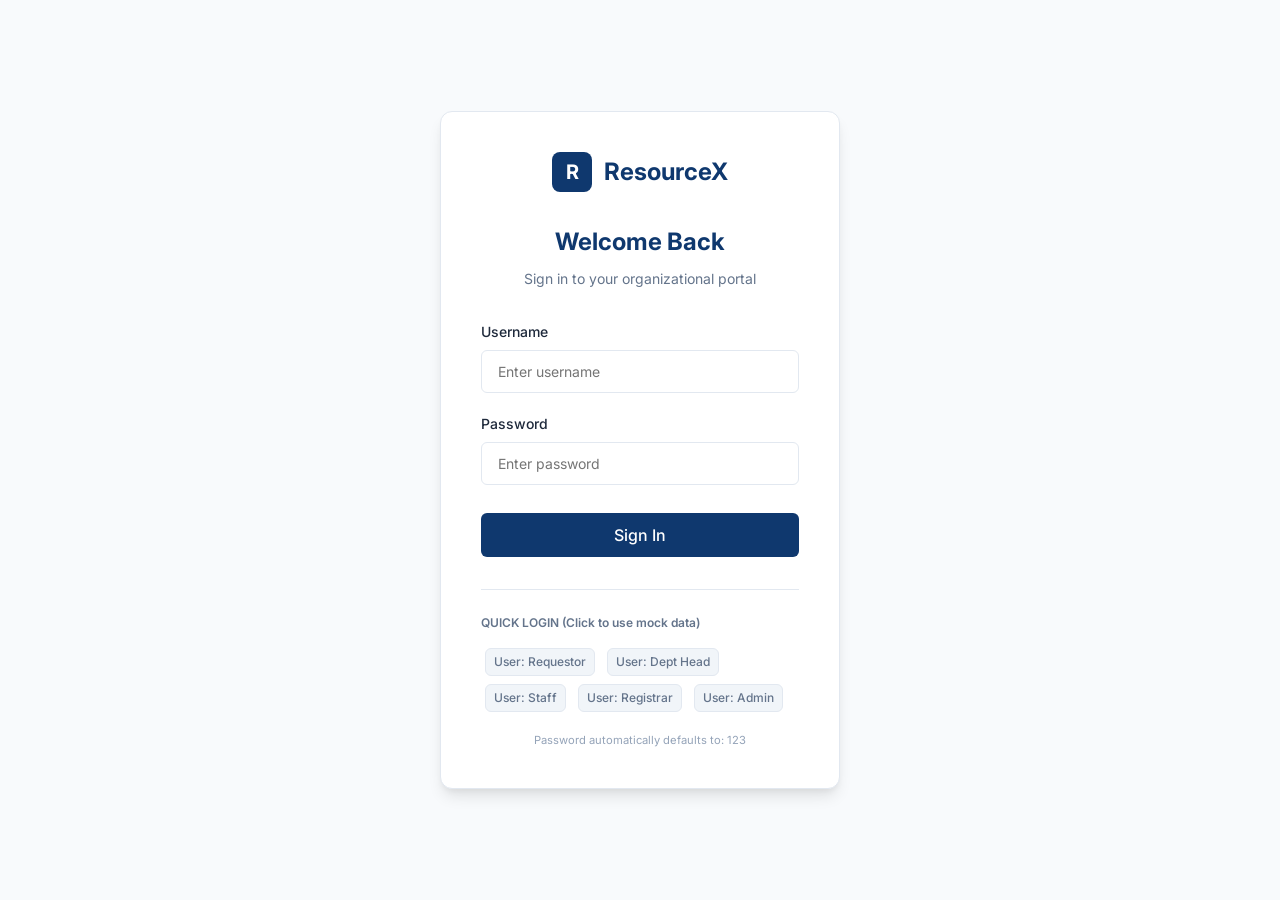
<file: pages/requestor.html>
﻿<!DOCTYPE html>
<html lang="en">
<head>
    <meta charset="UTF-8">
    <meta name="viewport" content="width=device-width, initial-scale=1.0">
    <title>ResourceX - Requestor Dashboard</title>
    <link rel="stylesheet" href="../css/main.css">
    <link rel="stylesheet" href="../css/components/layout.css">
    <link rel="stylesheet" href="../css/components/button.css">
    <link rel="stylesheet" href="../css/components/card.css">
    <link rel="stylesheet" href="../css/components/table.css">
    <link rel="stylesheet" href="../css/components/form.css">
    <link rel="stylesheet" href="../css/components/badge.css">
    <link rel="stylesheet" href="../css/components/toast.css">
<!DOCTYPE html>
<html lang="en">
<head>
    <meta charset="UTF-8">
    <meta name="viewport" content="width=device-width, initial-scale=1.0">
    <title>ResourceX - Requestor Dashboard</title>
    <link rel="stylesheet" href="../css/main.css">
    <link rel="stylesheet" href="../css/components/layout.css">
    <link rel="stylesheet" href="../css/components/button.css">
    <link rel="stylesheet" href="../css/components/card.css">
    <link rel="stylesheet" href="../css/components/table.css">
    <link rel="stylesheet" href="../css/components/form.css">
    <link rel="stylesheet" href="../css/components/badge.css">
    <link rel="stylesheet" href="../css/components/toast.css">
<link rel="stylesheet" href="https://fonts.googleapis.com/css2?family=Material+Symbols+Outlined:opsz,wght,FILL,GRAD@20,400,0,0">
</head>
<body>

    <div class="app-container">
        
        <app-sidebar user-name="Yaswanth Kumar" user-role="Requestor ID: 9921" user-img="https://i.pravatar.cc/150?img=11">
            <ul class="nav-menu">
                <li class="nav-item active" data-target="dashboard-view">
                    <span class="material-symbols-outlined">dashboard</span> Dashboard
                </li>
                <li class="nav-item" data-target="request-view">
                    <span class="material-symbols-outlined">add_circle</span> Request Resource
                </li>
                <li class="nav-item" data-target="my-requests-view">
                    <span class="material-symbols-outlined">list_alt</span> My Requests
                </li>
                <li class="nav-item" data-target="my-resources-view">
                    <span class="material-symbols-outlined">inventory_2</span> My Resources
                </li>
                <li class="nav-item" data-target="procurement-view">
                    <span class="material-symbols-outlined">shopping_cart</span> Procurement
                </li>
            </ul>
        </app-sidebar>

        <!-- Main Wrapper -->
        <div class="main-wrapper">
            
            <!-- Top Header -->
            <app-header></app-header>

            <!-- Scrollable Content Area -->
            <main class="content-area">

                <!-- 1. Dashboard View (Placeholder) -->
                <div id="dashboard-view" class="view-section active">
                    <div style="display:flex; justify-content:space-between; align-items:flex-end; margin-bottom: 2rem;">
                        <div>
                            <h1 class="page-title">Welcome back, <span id="dash-user-name"></span></h1>
                            <p class="page-subtitle">Here is an overview of your resource activities.</p>
                        </div>
                        <button class="btn-primary" onclick="app.switchView('request-view')">+ New Request</button>
                    </div>

                    <!-- Stats Cards -->
                    <div class="stats-grid">
                        <div class="stat-card">
                            <div class="stat-title">Total Requests</div>
                            <div class="stat-value-row">
                                <div class="stat-value" id="dash-total-req">0</div>
                                <span class="material-symbols-outlined" style="font-size:1.5rem">description</span>
                            </div>
                        </div>
                        <div class="stat-card">
                            <div class="stat-title" style="color:#d97706">Pending</div>
                            <div class="stat-value-row" style="border-left: 4px solid #f59e0b; padding-left: 1rem;">
                                <div class="stat-value" style="color:#d97706" id="dash-pending-req">0</div>
                                <span class="material-symbols-outlined" style="font-size:1.5rem; color:#d97706">hourglass_empty</span>
                            </div>
                        </div>
                        <div class="stat-card">
                            <div class="stat-title" style="color:#16a34a">My Resources</div>
                            <div class="stat-value-row" style="border-left: 4px solid #16a34a; padding-left: 1rem;">
                                <div class="stat-value" style="color:#16a34a" id="dash-my-res">0</div>
                                <span class="material-symbols-outlined" style="font-size:1.5rem; color:#16a34a">inventory_2</span>
                            </div>
                        </div>
                        <div class="stat-card">
                            <div class="stat-title" style="color:#dc2626">In Maintenance</div>
                            <div class="stat-value-row" style="border-left: 4px solid #ef4444; padding-left: 1rem;">
                                <div class="stat-value" style="color:#dc2626" id="dash-maint">0</div>
                                <span class="material-symbols-outlined" style="font-size:1.5rem; color:#dc2626">warning</span>
                            </div>
                        </div>
                    </div>

                    <!-- Content Grid -->
                    <div style="display:flex; gap:1.5rem; align-items:flex-start">
                        <!-- Left Column -->
                        <div class="data-section" style="flex:1; margin-bottom:0">
                            <div class="data-section-header">
                                <div class="data-section-title">Recent Requests</div>
                                <button class="btn-secondary" style="padding:0.25rem 0.5rem; font-size:0.75rem" onclick="app.switchView('my-requests-view')">View All</button>
                            </div>
                            <table class="table">
                                <thead>
                                    <tr>
                                        <th>ID</th>
                                        <th>Resource</th>
                                        <th>Qty</th>
                                        <th>Status</th>
                                    </tr>
                                </thead>
                                <tbody id="dash-requests-tbody">
                                </tbody>
                            </table>
                        </div>
                        
                        <!-- Right Column -->
                        <div class="data-section" style="flex:1; margin-bottom:0">
                            <div class="data-section-header">
                                <div class="data-section-title">My Resources</div>
                                <button class="btn-secondary" style="padding:0.25rem 0.5rem; font-size:0.75rem" onclick="app.switchView('my-resources-view')">View All</button>
                            </div>
                            <table class="table">
                                <thead>
                                    <tr>
                                        <th>Code</th>
                                        <th>Type</th>
                                        <th>Status</th>
                                    </tr>
                                </thead>
                                <tbody id="dash-resources-tbody">
                                </tbody>
                            </table>
                        </div>
                    </div>
                </div>

                <!-- 2. Request Resource View -->
                <div id="request-view" class="view-section">
                    <h1 class="page-title">Request Resource</h1>
                    <p class="page-subtitle">Submit a new request for organizational resources.</p>
                    
                    <div class="form-card">
                        <form id="requestForm" onsubmit="app.submitRequest(event)">
                            <div class="form-group">
                                <label class="form-label">Managing Department</label>
                                <select class="form-control" id="req-dept" required onchange="app.updateResourceDropdown()">
                                    <option value="" disabled selected>Select Department</option>
                                    <option value="IT Services">IT Services</option>
                                    <option value="Logistics Ops">Logistics Ops</option>
                                    <option value="HR Dept">HR Dept</option>
                                </select>
                            </div>
                            <div class="form-group">
                                <label class="form-label">Resource Type</label>
                                <select class="form-control" id="req-type" required>
                                    <option value="" disabled selected>Select Resource Type</option>
                                </select>
                            </div>

                            <div class="form-group">
                                <label class="form-label">Quantity</label>
                                <input type="number" class="form-control" id="req-qty" min="1" required>
                            </div>
                            <div class="form-group">
                                <label class="form-label">Reason</label>
                                <textarea class="form-control" id="req-reason" rows="3" required></textarea>
                            </div>
                            <button type="submit" class="btn-primary">Submit Request</button>
                        </form>
                    </div>
                </div>

                <!-- 3. My Requests View -->
                <div id="my-requests-view" class="view-section">
                    <h1 class="page-title">My Requests</h1>
                    <p class="page-subtitle">Track and manage your resource allocation requests. Review statuses, confirm receipts, and audit your history across departments.</p>

                    <!-- Stats Cards -->
                    <div class="stats-grid">
                        <div class="stat-card">
                            <div class="stat-title">Total Pending</div>
                            <div class="stat-value-row">
                                <div class="stat-value" id="stat-pending">08</div>
                                <span class="badge pending">Action Needed</span>
                            </div>
                        </div>
                        <div class="stat-card">
                            <div class="stat-title">Approved</div>
                            <div class="stat-value-row">
                                <div class="stat-value" id="stat-approved">24</div>
                                <span class="badge" style="background:#e0f2fe; color:#0369a1">Processing</span>
                            </div>
                        </div>
                        <div class="stat-card">
                            <div class="stat-title">Ready for Pickup</div>
                            <div class="stat-value-row" style="border-left: 4px solid #16a34a; padding-left: 1rem;">
                                <div class="stat-value" style="color:#16a34a" id="stat-allocated">03</div>
                                <span class="badge allocated">Allocated</span>
                            </div>
                        </div>
                        <div class="stat-card">
                            <div class="stat-title">Completion Rate</div>
                            <div class="stat-value-row">
                                <div class="stat-value" style="color:#0f172a">92%</div>
                            </div>
                        </div>
                    </div>

                    <!-- Active Requests Table -->
                    <div class="data-section">
                        <div class="data-section-header">
                            <div class="data-section-title">Active Requests</div>
                            <div class="data-filters">
                                <button class="btn-secondary">Filters</button>
                                <button class="btn-secondary">Export CSV</button>
                            </div>
                        </div>
                        <div class="table-responsive">
                            <table class="table">
                                <thead>
                                    <tr>
                                        <th>Request ID</th>
                                        <th>Department</th>
                                        <th>Resource Type</th>
                                        <th>Quantity</th>
                                        <th>Date</th>
                                        <th>Status</th>
                                        <th style="text-align:right">Actions</th>
                                    </tr>
                                </thead>
                                <tbody id="requests-tbody">
                                    <!-- JS will populate -->
                                </tbody>
                            </table>
                        </div>
                    </div>

                </div>

                <!-- 4. My Resources View -->
                <div id="my-resources-view" class="view-section">
                    <h1 class="page-title">My Resources</h1>
                    <p class="page-subtitle">Currently allocated resources to you.</p>

                    <div class="data-section">
                        <div class="data-section-header">
                            <div class="data-section-title">Allocated Assets</div>
                            <div class="search-bar" style="width:250px;">
                                <span class="material-symbols-outlined" style="color:#94a3b8">search</span>
                                <input type="text" placeholder="Search resources...">
                            </div>
                        </div>
                        <div class="table-responsive">
                            <table class="table">
                                <thead>
                                    <tr>
                                        <th>Resource Code</th>
                                        <th>Resource Type</th>
                                        <th>Department</th>
                                        <th>Allocated Date</th>
                                        <th>Status</th>
                                        <th style="text-align:right; min-width:210px">Actions</th>
                                    </tr>
                                </thead>
                                <tbody id="resources-tbody">
                                    <!-- JS will populate -->
                                </tbody>
                            </table>
                        </div>
                    </div>
                </div>
            <!-- 5. Procurement Request View -->
            <div id="procurement-view" class="view-section" style="padding: 2rem;">
                <h1 class="page-title">Procurement Request</h1>
                <p class="page-subtitle">Submit a request to procure new resources not currently available in the inventory.</p>
                
                <div class="form-card">
                    <form id="procurementForm" onsubmit="app.submitProcurement(event)">
                        <div class="form-group">
                            <label class="form-label">Requesting Department</label>
                            <select class="form-control" id="proc-dept" required>
                                <option value="" disabled selected>Select Department</option>
                                <option value="IT Services">IT Services</option>
                                <option value="Logistics Ops">Logistics Ops</option>
                                <option value="HR Dept">HR Dept</option>
                                <option value="Operations">Operations</option>
                                <option value="Facilities">Facilities</option>
                                <option value="Administration">Administration</option>
                            </select>
                        </div>
                        <div class="form-group">
                            <label class="form-label">Resource Type / Name</label>
                            <input type="text" class="form-control" id="proc-type" placeholder="e.g. Ergonomic Office Chairs" required>
                        </div>

                        <div class="form-group">
                            <label class="form-label">Quantity</label>
                            <input type="number" class="form-control" id="proc-qty" min="1" required>
                        </div>
                        <div class="form-group">
                            <label class="form-label">Business Justification</label>
                            <textarea class="form-control" id="proc-reason" rows="4" placeholder="Explain why this procurement is needed based on business requirements..." required></textarea>
                        </div>
                        <button type="submit" class="btn-primary">Submit Procurement Request</button>
                    </form>
                </div>

                <!-- Procurement History Table -->
                <div class="data-section" style="margin-top:2rem;">
                    <div class="data-section-header">
                        <div class="data-section-title">My Procurement History</div>
                        <button class="btn-secondary" style="padding:0.25rem 0.5rem; font-size:0.75rem" onclick="app.renderProcurements()">Refresh</button>
                    </div>
                    <table class="table">
                        <thead>
                            <tr>
                                <th>Request ID</th>
                                <th>Item Name</th>
                                <th>Qty</th>
                                <th>Date Submitted</th>
                                <th>Status</th>
                            </tr>
                        </thead>
                        <tbody id="procurements-tbody">
                            <!-- Populated by JS -->
                        </tbody>
                    </table>
                </div>
            </div>
            </main>
        </div>

    <script src="../js/components/app-header.js"></script>
    <script src="../js/components/app-sidebar.js"></script>
    <script src="../js/utils/store.js"></script>
    <script src="../js/pages/requestor.js"></script>
</body>
</html>
</file>
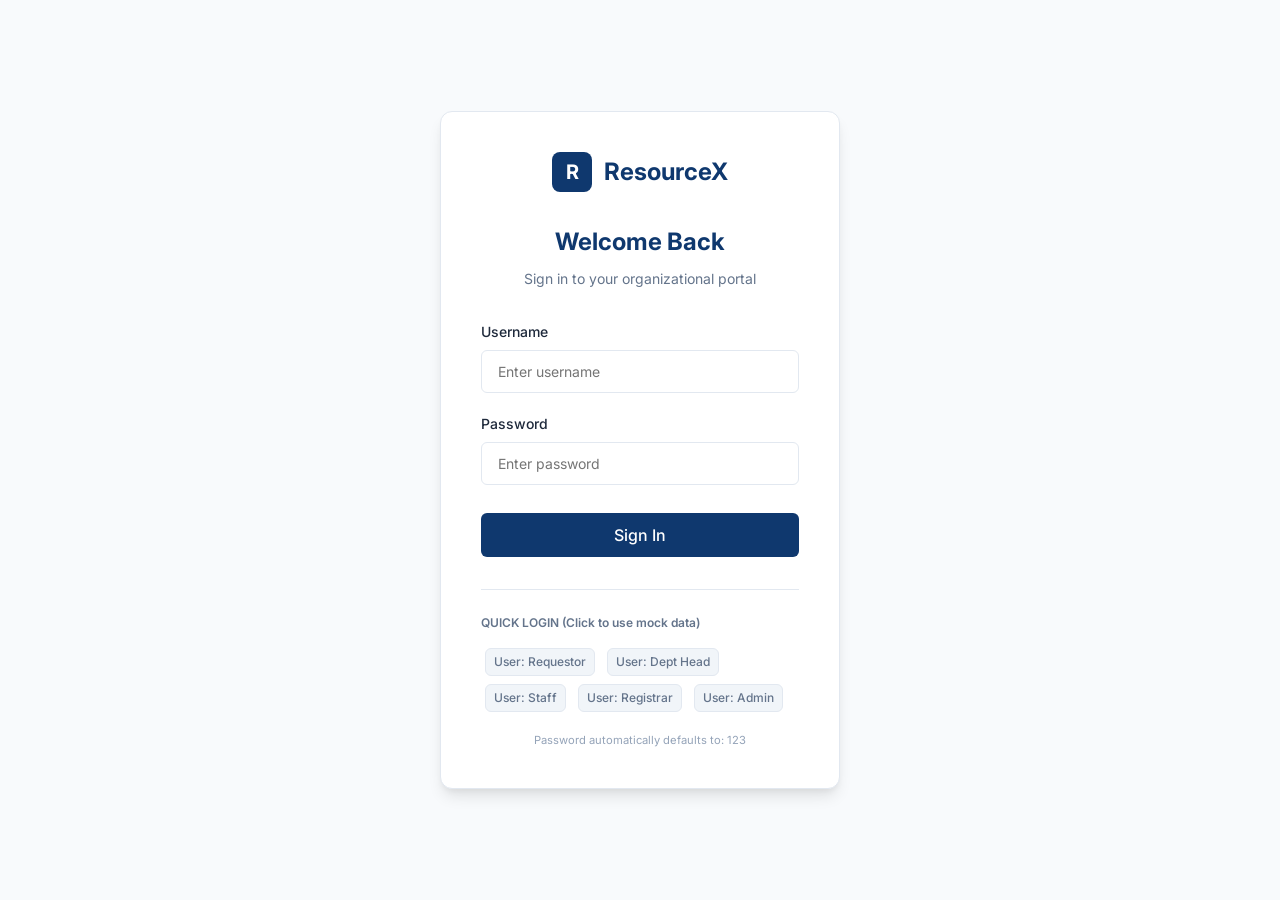
<file: pages/staff.html>
<!DOCTYPE html>
<html lang="en">
<head>
    <meta charset="UTF-8">
    <meta name="viewport" content="width=device-width, initial-scale=1.0">
    <title>ResourceX - Staff Operations Dashboard</title>
    <link rel="stylesheet" href="../css/main.css">
    <link rel="stylesheet" href="../css/components/layout.css">
    <link rel="stylesheet" href="../css/components/button.css">
    <link rel="stylesheet" href="../css/components/card.css">
    <link rel="stylesheet" href="../css/components/table.css">
    <link rel="stylesheet" href="../css/components/form.css">
    <link rel="stylesheet" href="../css/components/badge.css">
    <link rel="stylesheet" href="../css/components/toast.css">
<link rel="stylesheet" href="https://fonts.googleapis.com/css2?family=Material+Symbols+Outlined:opsz,wght,FILL,GRAD@20,400,0,0">
</head>
<body>

    <div class="app-container">
        
        <!-- Sidebar -->
        <app-sidebar user-name="Mike Torres" user-role="Operations Staff" user-img="https://i.pravatar.cc/150?img=13">
            <ul class="nav-menu">
                <li class="nav-item active" data-target="dashboard-view">
                    <span class="material-symbols-outlined">dashboard</span> Dashboard
                </li>
                <li class="nav-item" data-target="allocations-view">
                    <span class="material-symbols-outlined">sync_alt</span> Allocation Requests
                </li>
                <li class="nav-item" data-target="registration-view">
                    <span class="material-symbols-outlined">label</span> Resource Registration
                </li>
                <li class="nav-item" data-target="manage-view">
                    <span class="material-symbols-outlined">inventory_2</span> Manage Resources
                </li>
                <li class="nav-item" data-target="maintenance-view">
                    <span class="material-symbols-outlined">build</span> Maintenance
                </li>
                <li class="nav-item" data-target="returns-view">
                    <span class="material-symbols-outlined">assignment_return</span> Returns
                </li>
                <li class="nav-item" data-target="proc-tasks-view">
                    <span class="material-symbols-outlined">assignment</span> Procurement Tasks
                </li>
            </ul>
        </app-sidebar>

        <!-- Main Wrapper -->
        <div class="main-wrapper">
            <app-header></app-header>

            <main class="content-area">

                <!-- Dashboard View -->
                <div id="dashboard-view" class="view-section active">
                    <h1 class="page-title">Staff Dashboard</h1>
                    <p class="page-subtitle">Overview of operations and pending tasks.</p>

                    <!-- Stats Row -->
                    <div class="stats-grid" style="grid-template-columns: repeat(5, 1fr);">
                        <div class="stat-card">
                            <div class="stat-title">Pending Allocations</div>
                            <div class="stat-value-row">
                                <div class="stat-value" id="dash-staff-alloc">0</div>
                                <span class="material-symbols-outlined" style="font-size:1.5rem; color:#0f38ae">assignment</span>
                            </div>
                        </div>
                        <div class="stat-card">
                            <div class="stat-title">Total Resources</div>
                            <div class="stat-value-row">
                                <div class="stat-value" id="dash-staff-res">0</div>
                                <span class="material-symbols-outlined" style="font-size:1.5rem">inventory_2</span>
                            </div>
                        </div>
                        <div class="stat-card">
                            <div class="stat-title" style="color:#d97706">Maintenance</div>
                            <div class="stat-value-row">
                                <div class="stat-value" style="color:#d97706" id="dash-staff-maint">0</div>
                                <span class="material-symbols-outlined" style="font-size:1.5rem; color:#d97706">build</span>
                            </div>
                        </div>
                        <div class="stat-card">
                            <div class="stat-title" style="color:#0284c7">Procurement Tasks</div>
                            <div class="stat-value-row">
                                <div class="stat-value" style="color:#0284c7" id="dash-staff-proc">0</div>
                                <span class="material-symbols-outlined" style="font-size:1.5rem; color:#0284c7">shopping_cart</span>
                            </div>
                        </div>
                        <div class="stat-card">
                            <div class="stat-title" style="color:#8b5cf6">Returns Pending</div>
                            <div class="stat-value-row">
                                <div class="stat-value" style="color:#8b5cf6" id="dash-staff-returns">0</div>
                                <span class="material-symbols-outlined" style="font-size:1.5rem; color:#8b5cf6">assignment_return</span>
                            </div>
                        </div>
                    </div>

                    <!-- Content Grid -->
                    <div style="display:flex; gap:1.5rem; align-items:flex-start">
                        <!-- Left Column -->
                        <div class="data-section" style="flex:1; margin-bottom:0">
                            <div class="data-section-header">
                                <div class="data-section-title">Allocation Requests</div>
                                <button class="btn-secondary" style="padding:0.25rem 0.5rem; font-size:0.75rem" onclick="staffApp.switchView('allocations-view')">View All</button>
                            </div>
                            <table class="table">
                                <thead>
                                    <tr>
                                        <th>ID</th>
                                        <th>Resource</th>
                                        <th>Qty</th>
                                        <th>By</th>
                                    </tr>
                                </thead>
                                <tbody id="dash-alloc-tbody">
                                </tbody>
                            </table>
                        </div>
                        
                        <!-- Right Column -->
                        <div class="data-section" style="flex:1; margin-bottom:0">
                            <div class="data-section-header">
                                <div class="data-section-title">Maintenance Queue</div>
                                <button class="btn-secondary" style="padding:0.25rem 0.5rem; font-size:0.75rem" onclick="staffApp.switchView('maintenance-view')">View All</button>
                            </div>
                            <table class="table">
                                <thead>
                                    <tr>
                                        <th>Code</th>
                                        <th>Type</th>
                                        <th>Status</th>
                                    </tr>
                                </thead>
                                <tbody id="dash-maint-tbody">
                                </tbody>
                            </table>
                        </div>
                    </div>
                </div>

                <!-- 1. Allocation Requests View -->
                <div id="allocations-view" class="view-section">
                    <h1 class="page-title">Allocation Requests</h1>
                    <p class="page-subtitle">Assign physical inventory assets to approved department requests.</p>

                    <div class="data-section">
                        <div class="data-section-header">
                            <div class="data-section-title">Pending Assignments</div>
                        </div>
                        <div class="table-responsive">
                            <table class="table">
                                <thead>
                                    <tr>
                                        <th>Req ID</th>
                                        <th>Department</th>
                                        <th>Resource Type</th>
                                        <th>Qty</th>
                                        <th style="min-width: 200px;">Assign Resources</th>
                                        <th style="text-align:right">Action</th>
                                    </tr>
                                </thead>
                                <tbody id="allocation-tbody">
                                    <!-- Populated by JS -->
                                </tbody>
                            </table>
                        </div>
                    </div>
                </div>

                <!-- 2. Resource Registration -->
                <div id="registration-view" class="view-section">
                    <h1 class="page-title">Resource Registration</h1>
                    <p class="page-subtitle">Onboard newly purchased resources into the system inventory.</p>

                    <div class="form-card" style="max-width:100%">
                        <div style="display:flex; justify-content:space-between; align-items:center; margin-bottom:1rem">
                            <h3 class="data-section-title">Bulk Asset Registration</h3>
                            <button class="btn-secondary" onclick="staffApp.addRegistrationRow()">+ Add Row</button>
                        </div>
                        
                        <table class="table" style="background:#f8fafc; border-radius:8px">
                            <thead>
                                <tr>
                                    <th>Resource Code</th>
                                    <th>Type/Model</th>
                                    <th>Manufacturer</th>
                                    <th>Location</th>
                                    <th>S/N</th>
                                </tr>
                            </thead>
                            <tbody id="registration-tbody">
                                <tr>
                                    <td><input type="text" class="form-control" value="RES-Auto1" readonly></td>
                                    <td><input type="text" class="form-control" placeholder="e.g. MacBook Pro"></td>
                                    <td><input type="text" class="form-control" placeholder="Apple"></td>
                                    <td><input type="text" class="form-control" placeholder="HQ-Floor 2"></td>
                                    <td><input type="text" class="form-control" placeholder="Serial No"></td>
                                </tr>
                            </tbody>
                        </table>
                        <br>
                        <button class="btn-primary" onclick="staffApp.submitRegistration()">Register Assets to Available</button>
                    </div>
                </div>

                <!-- 3. Manage Resources -->
                <div id="manage-view" class="view-section">
                    <h1 class="page-title">Global Inventory</h1>
                    <p class="page-subtitle">Browse all system resources, modify entries, and audit statuses.</p>

                    <div class="data-section">
                        <div class="data-section-header">
                            <div class="data-section-title">Asset List</div>
                            <div class="search-bar" style="width:250px;">
                                <span class="material-symbols-outlined" style="color:#94a3b8">search</span>
                                <input type="text" placeholder="Search by Code or Type...">
                            </div>
                        </div>
                        <table class="table">
                            <thead>
                                <tr>
                                    <th>Code</th>
                                    <th>Type</th>
                                    <th>Status</th>
                                    <th>Location</th>
                                    <th style="text-align:right">Actions</th>
                                </tr>
                            </thead>
                            <tbody id="inventory-tbody">
                                <!-- Populated by JS -->
                            </tbody>
                        </table>
                    </div>
                </div>

                <!-- 4. Maintenance Management -->
                <div id="maintenance-view" class="view-section">
                    <h1 class="page-title">Maintenance Management</h1>
                    <p class="page-subtitle">Track and resolve active repair tickets.</p>

                    <div class="data-section">
                        <div class="data-section-header">
                            <div class="data-section-title">Active Repair Queue</div>
                        </div>
                        <table class="table">
                            <thead>
                                <tr>
                                    <th>Code</th>
                                    <th>Type</th>
                                    <th>Allocated To</th>
                                    <th>Issue/Status</th>
                                    <th style="text-align:right">Actions</th>
                                </tr>
                            </thead>
                            <tbody id="maint-tbody">
                                <!-- Populated by JS -->
                            </tbody>
                        </table>
                    </div>

                    <div class="collapsible-header" onclick="staffApp.toggleHistory('maint-history')">
                        <div><span class="material-symbols-outlined" style="margin-right:8px; vertical-align:middle; font-size:18px">history</span> Maintenance History <span class="badge pending" id="maint-history-count" style="margin-left:8px">0</span></div>
                        <span id="maint-history-icon" class="material-symbols-outlined" style="font-size:18px">expand_more</span>
                    </div>
                    <div class="collapsible-content" id="maint-history">
                        <div class="data-section">
                            <table class="table">
                                <thead>
                                    <tr>
                                        <th>Code</th>
                                        <th>Type</th>
                                        <th>Allocated To</th>
                                        <th>Issue</th>
                                        <th>Action Date</th>
                                        <th>Status</th>
                                    </tr>
                                </thead>
                                <tbody id="maint-history-tbody">
                                </tbody>
                            </table>
                        </div>
                    </div>
                </div>

                <!-- 5. Return Management -->
                <div id="returns-view" class="view-section">
                    <h1 class="page-title">Return Management</h1>
                    <p class="page-subtitle">Inspect returned assets and update inventory availability.</p>

                    <div class="data-section">
                        <div class="data-section-header">
                            <div class="data-section-title">Pending Returns</div>
                        </div>
                        <table class="table">
                            <thead>
                                <tr>
                                    <th>Code</th>
                                    <th>Type</th>
                                    <th>Returned By</th>
                                    <th>Return Date</th>
                                    <th>Condition Inspection</th>
                                    <th style="text-align:right">Actions</th>
                                </tr>
                            </thead>
                            <tbody id="return-tbody">
                                <!-- Populated by JS -->
                            </tbody>
                        </table>
                    </div>

                    <div class="collapsible-header" onclick="staffApp.toggleHistory('return-history')">
                        <div><span class="material-symbols-outlined" style="margin-right:8px; vertical-align:middle; font-size:18px">history</span> Return History <span class="badge pending" id="return-history-count" style="margin-left:8px">0</span></div>
                        <span id="return-history-icon" class="material-symbols-outlined" style="font-size:18px">expand_more</span>
                    </div>
                    <div class="collapsible-content" id="return-history">
                        <div class="data-section">
                            <table class="table">
                                <thead>
                                    <tr>
                                        <th>Code</th>
                                        <th>Type</th>
                                        <th>Returned By</th>
                                        <th>Return Date</th>
                                        <th>Processed Date</th>
                                        <th>Condition</th>
                                        <th>Final Status</th>
                                    </tr>
                                </thead>
                                <tbody id="return-history-tbody">
                                </tbody>
                            </table>
                        </div>
                    </div>
                </div>

                <!-- 5. Procurement Tasks -->
                <div id="proc-tasks-view" class="view-section">
                    <h1 class="page-title">Procurement Fulfillment</h1>
                    <p class="page-subtitle">Process Registrar-approved purchases by logging vendor and invoice data.</p>

                    <div class="data-section">
                        <table class="table" id="proctask-tbody">
                            <thead>
                                <tr>
                                    <th>Task ID / Type</th>
                                    <th>Qty Found</th>
                                    <th>Vendor & Invoice</th>
                                    <th style="text-align:right">Action</th>
                                </tr>
                            </thead>
                            <tbody>
                                <!-- Mock Row -->
                                <tr>
                                    <td>
                                        <div class="td-id">PT-9901</div>
                                        <div style="font-size:0.75rem; color:#64748b">MacBook Pro M3</div>
                                    </td>
                                    <td>20</td>
                                    <td>
                                        <input type="text" class="form-control" style="margin-bottom:0.25rem; font-size:0.75rem" placeholder="Vendor Name">
                                        <input type="text" class="form-control" style="font-size:0.75rem" placeholder="Invoice Number">
                                    </td>
                                    <td style="text-align:right; vertical-align:middle">
                                        <button class="btn-primary" onclick="alert('Procurement logged. Please register assets.')">Log Purchase</button>
                                    </td>
                                </tr>
                            </tbody>
                        </table>
                    </div>
                </div>

            </main>
        </div>
    </div>

    <script src="../js/components/app-header.js"></script>
    <script src="../js/components/app-sidebar.js"></script>
    <script src="../js/utils/store.js"></script>
    <script src="../js/pages/staff.js"></script>
</body>
</html>
</file>
<file: css/main.css>
@import url('https://fonts.googleapis.com/css2?family=Inter:wght@300;400;500;600;700&display=swap');

:root {
  --primary-color: #0F386E;
  --primary-hover: #1c4b8b;
  --bg-color: #f8fafc;
  --sidebar-bg: #ffffff;
  --text-main: #1e293b;
  --text-muted: #64748b;
  --border-color: #e2e8f0;
  
  --status-allocated: #e2fbe8;
  --status-allocated-text: #166534;
  --status-pending: #fef3c7;
  --status-pending-text: #92400e;
  --status-rejected: #fee2e2;
  --status-rejected-text: #b91c1c;
  --status-action: #eff6ff;
  --status-action-text: #1d4ed8;

  --shadow-sm: 0 1px 2px 0 rgba(0, 0, 0, 0.05);
  --shadow-md: 0 4px 6px -1px rgba(0, 0, 0, 0.1), 0 2px 4px -1px rgba(0, 0, 0, 0.06);
  --shadow-lg: 0 10px 15px -3px rgba(0, 0, 0, 0.1), 0 4px 6px -2px rgba(0, 0, 0, 0.05);
}

* {
  box-sizing: border-box;
  margin: 0;
  padding: 0;
}

body {
  font-family: 'Inter', sans-serif;
  background-color: var(--bg-color);
  color: var(--text-main);
  line-height: 1.5;
  -webkit-font-smoothing: antialiased;
}

a {
  text-decoration: none;
  color: var(--primary-color);
}
</file>
<file: css/components/layout.css>
/* Layout */
.app-container {
  display: flex;
  height: 100vh;
  overflow: hidden;
}

/* Sidebar */
.sidebar {
  width: 260px;
  background-color: var(--sidebar-bg);
  border-right: 1px solid var(--border-color);
  display: flex;
  flex-direction: column;
  padding: 1.5rem 0;
  flex-shrink: 0;
  min-height: 100vh;
  align-self: stretch;
}

.logo-container {
  padding: 0 1.5rem 2rem;
  display: flex;
  align-items: center;
  gap: 0.75rem;
}

.logo-icon {
  width: 32px;
  height: 32px;
  background-color: var(--primary-color);
  border-radius: 6px;
  display: flex;
  align-items: center;
  justify-content: center;
  color: white;
  font-weight: bold;
}

.logo-text {
  font-size: 1.25rem;
  font-weight: 700;
  color: var(--primary-color);
}

.nav-menu {
  list-style: none;
  flex: 1;
}

.nav-item {
  padding: 0.75rem 1.5rem;
  display: flex;
  align-items: center;
  gap: 0.75rem;
  color: var(--text-muted);
  font-weight: 500;
  cursor: pointer;
  transition: all 0.2s;
}

.nav-item .material-symbols-outlined {
  font-size: 20px;
  flex-shrink: 0;
  vertical-align: unset;
  line-height: 1;
  display: flex;
  align-items: center;
}

.nav-item:hover {
  background-color: #f1f5f9;
  color: var(--text-main);
}

.nav-item.active {
  background-color: #f8fafc;
  color: var(--primary-color);
  border-right: 3px solid var(--primary-color);
  font-weight: 600;
}

.user-profile-widget {
  margin: 1.5rem 1.5rem 0;
  padding: 1rem;
  background-color: #f1f5f9;
  border-radius: 12px;
  display: flex;
  align-items: center;
  gap: 0.75rem;
}

.user-avatar {
  width: 36px;
  height: 36px;
  border-radius: 50%;
  background-color: #cbd5e1;
  overflow: hidden;
}
.user-avatar img {
  width: 100%;
  height: 100%;
  object-fit: cover;
}

.user-info .user-name {
  font-size: 0.875rem;
  font-weight: 600;
  display: block;
}
.user-info .user-role {
  font-size: 0.75rem;
  color: var(--text-muted);
  display: block;
}

/* Main Content */
.main-wrapper {
  flex: 1;
  display: flex;
  flex-direction: column;
  overflow: hidden;
}

/* Header */
.top-header {
  height: 72px;
  background-color: white;
  border-bottom: 1px solid var(--border-color);
  display: flex;
  align-items: center;
  justify-content: space-between;
  padding: 0 2rem;
  flex-shrink: 0;
}

.search-bar {
  display: flex;
  align-items: center;
  background-color: #ffffff;
  border: 1px solid var(--border-color);
  border-radius: 8px;
  padding: 0.5rem 0.75rem;
  width: 320px;
  transition: all 0.2s ease;
}

.search-bar:focus-within {
  border: 1px solid var(--primary-color);
  box-shadow: 0 0 0 3px rgba(15, 56, 110, 0.1);
}

.search-bar span.search-icon {
  color: #94a3b8;
  display: flex;
  align-items: center;
}

.search-bar:focus-within span.search-icon {
  color: var(--primary-color);
}

.search-bar input {
  border: none;
  background: transparent;
  outline: none;
  margin-left: 0.5rem;
  width: 100%;
  color: var(--text-main);
  font-family: inherit;
  font-size: 0.875rem;
  caret-color: #2563eb; /* Matches the blue cursor in the image */
}

.search-bar input::placeholder {
  color: #94a3b8;
}

.search-bar .clear-btn {
  display: none;
  align-items: center;
  justify-content: center;
  width: 16px;
  height: 16px;
  border-radius: 50%;
  background-color: #94a3b8;
  color: #ffffff;
  font-size: 10px;
  font-weight: bold;
  cursor: pointer;
  margin-left: 0.5rem;
}

.search-bar .clear-btn:hover {
  background-color: #64748b;
}

.header-actions {
  display: flex;
  align-items: center;
  gap: 1.5rem;
}

/* Content Area */
.content-area {
  padding: 2rem;
  flex: 1;
  overflow-y: auto;
}

.page-title {
  font-size: 2rem;
  font-weight: 700;
  color: var(--primary-color);
  margin-bottom: 0.5rem;
}

.page-subtitle {
  color: var(--text-muted);
  margin-bottom: 2rem;
  font-size: 0.95rem;
}

.history-block {
  background-color: var(--primary-color);
  color: white;
  padding: 2rem;
  border-radius: 12px;
  display: flex;
  flex-direction: column;
}

.history-title {
  margin-top: 1rem;
  font-size: 1.5rem;
  font-weight: 700;
}
.history-subtitle {
  color: #94a3b8;
  font-size: 0.875rem;
}

.view-section {
  display: none;
  animation: fadeIn 0.3s ease;
}

.view-section.active {
  display: block;
}

@keyframes fadeIn {
  from { opacity: 0; transform: translateY(10px); }
  to { opacity: 1; transform: translateY(0); }
}

/* Utility / Generic */
.d-none { display: none !important; }
.d-flex { display: flex !important; }

/* Collapsible Content */
.collapsible-header {
  cursor: pointer;
  display: flex;
  align-items: center;
  justify-content: space-between;
  padding: 1rem;
  background-color: #f1f5f9;
  border-radius: 8px;
  margin-top: 2rem;
  margin-bottom: 1rem;
  font-weight: 600;
  transition: background-color 0.2s;
}
.collapsible-header:hover {
  background-color: #e2e8f0;
}
.collapsible-content {
  display: none;
  animation: fadeIn 0.3s ease;
}
.collapsible-content.expanded {
  display: block;
}
</file>
<file: css/components/button.css>
.icon-btn {
  background: none;
  border: none;
  color: var(--text-muted);
  cursor: pointer;
  display: flex;
  align-items: center;
  justify-content: center;
}
.icon-btn:hover {
  color: var(--text-main);
}

.btn-primary {
  background-color: var(--primary-color);
  color: white;
  border: none;
  border-radius: 6px;
  padding: 0.5rem 1.25rem;
  font-weight: 500;
  font-family: inherit;
  cursor: pointer;
  transition: background 0.2s;
}

.btn-primary:hover {
  background-color: var(--primary-hover);
}

.btn-secondary {
  background-color: #f1f5f9;
  color: var(--text-main);
  border: 1px solid var(--border-color);
  border-radius: 6px;
  padding: 0.5rem 1.25rem;
  font-weight: 500;
  font-family: inherit;
  cursor: pointer;
  transition: background 0.2s;
}
.btn-secondary:hover {
  background-color: #e2e8f0;
}

.btn-danger {
  background-color: #fee2e2;
  color: #b91c1c;
  border: none;
  border-radius: 6px;
  padding: 0.5rem 1.25rem;
  font-weight: 500;
  font-family: inherit;
  cursor: pointer;
}
.btn-danger:hover {
  background-color: #fecaca;
}
</file>
<file: css/components/card.css>
/* Stats Cards Container */
.stats-grid {
  display: grid;
  grid-template-columns: repeat(auto-fit, minmax(220px, 1fr));
  gap: 1.5rem;
  margin-bottom: 2rem;
}

.stat-card {
  background: white;
  border-radius: 12px;
  padding: 1.5rem;
  box-shadow: var(--shadow-sm);
  border: 1px solid var(--border-color);
  display: flex;
  flex-direction: column;
}

.stat-title {
  font-size: 0.75rem;
  font-weight: 700;
  text-transform: uppercase;
  letter-spacing: 0.05em;
  color: var(--text-muted);
  margin-bottom: 0.5rem;
}

.stat-value-row {
  display: flex;
  align-items: flex-end;
  justify-content: space-between;
}

.stat-value {
  font-size: 2.5rem;
  font-weight: 700;
  color: var(--primary-color);
  line-height: 1;
}
</file>
<file: css/pages/landing.css>
.landing-body {
  background-color: #f8fafc;
  color: var(--text-main);
  min-height: 100vh;
  display: flex;
  flex-direction: column;
}

.landing-nav {
  display: flex;
  justify-content: space-between;
  align-items: center;
  padding: 1.5rem 4rem;
  background-color: transparent;
}

.landing-nav-links {
  display: flex;
  gap: 2rem;
  list-style: none;
}
.landing-nav-links a {
  color: var(--text-muted);
  font-weight: 500;
  font-size: 0.875rem;
}
.landing-nav-links a:hover {
  color: var(--text-main);
}

.landing-actions {
  display: flex;
  gap: 1.5rem;
  align-items: center;
}

.hero-section {
  display: flex;
  padding: 4rem;
  max-width: 1200px;
  margin: 0 auto;
  align-items: center;
  gap: 4rem;
}

.hero-content {
  flex: 1;
}

.hero-tag {
  background-color: #e0f2fe;
  color: #0369a1;
  padding: 0.25rem 0.75rem;
  border-radius: 12px;
  font-size: 0.75rem;
  font-weight: 600;
  display: inline-block;
  margin-bottom: 1rem;
}

.hero-title {
  font-size: 3.5rem;
  line-height: 1.1;
  font-weight: 700;
  margin-bottom: 1.5rem;
}
.hero-title span {
  color: var(--primary-color);
}

.hero-subtitle {
  color: var(--text-muted);
  font-size: 1.125rem;
  margin-bottom: 2rem;
  max-width: 480px;
}

.hero-actions {
  display: flex;
  gap: 1rem;
}

.hero-visual {
  flex: 1;
  background: white;
  border-radius: 16px;
  padding: 2rem;
  box-shadow: var(--shadow-lg);
  border: 1px solid var(--border-color);
}

.partners-section {
  background-color: #f1f5f9;
  padding: 4rem;
  text-align: center;
}

.partners-title {
  font-size: 0.75rem;
  font-weight: 700;
  text-transform: uppercase;
  letter-spacing: 0.1em;
  color: var(--text-muted);
  margin-bottom: 2rem;
}

.partners-grid {
  display: flex;
  justify-content: center;
  gap: 2rem;
  flex-wrap: wrap;
}

.partner-box {
  width: 200px;
  height: 100px;
  background: #cbd5e1;
  border-radius: 8px;
  display: flex;
  align-items: center;
  justify-content: center;
  color: #64748b;
  font-weight: bold;
}

.features-section {
  padding: 6rem 4rem;
  max-width: 1200px;
  margin: 0 auto;
  text-align: center;
}

.features-title {
  font-size: 2rem;
  font-weight: 700;
  margin-bottom: 0.5rem;
}
.features-subtitle {
  color: var(--text-muted);
  margin-bottom: 4rem;
  max-width: 600px;
  margin-left: auto;
  margin-right: auto;
}

.features-grid {
  display: grid;
  grid-template-columns: repeat(3, 1fr);
  gap: 2rem;
}

.feature-card {
  background: white;
  padding: 2rem;
  border-radius: 12px;
  box-shadow: var(--shadow-sm);
  border: 1px solid var(--border-color);
  text-align: left;
}

.feature-icon {
  width: 40px;
  height: 40px;
  background-color: #e0f2fe;
  color: #0284c7;
  border-radius: 8px;
  display: flex;
  align-items: center;
  justify-content: center;
  margin-bottom: 1.5rem;
}

.feature-title {
  font-weight: 600;
  margin-bottom: 0.5rem;
}
.feature-desc {
  color: var(--text-muted);
  font-size: 0.875rem;
}

.landing-footer {
  padding: 2rem 4rem;
  display: flex;
  justify-content: space-between;
  border-top: 1px solid var(--border-color);
  background: transparent;
  align-items: center;
}
.footer-links a {
  color: var(--text-muted);
  font-size: 0.75rem;
  margin-left: 1.5rem;
}
</file>
<file: css/components/table.css>
/* Data Table Section */
.data-section {
  background: white;
  border-radius: 12px;
  box-shadow: var(--shadow-sm);
  border: 1px solid var(--border-color);
  overflow: hidden;
  margin-bottom: 2rem;
}

.data-section-header {
  padding: 1.25rem 1.5rem;
  border-bottom: 1px solid var(--border-color);
  display: flex;
  justify-content: space-between;
  align-items: center;
}

.data-section-title {
  font-size: 1.125rem;
  font-weight: 600;
  color: var(--primary-color);
}

.data-filters {
  display: flex;
  gap: 0.75rem;
}

.table-responsive {
  width: 100%;
  overflow-x: auto;
}

table {
  width: 100%;
  border-collapse: collapse;
}

th, td {
  padding: 1rem 1.5rem;
  text-align: left;
}

th {
  font-size: 0.75rem;
  text-transform: uppercase;
  letter-spacing: 0.05em;
  color: var(--text-muted);
  font-weight: 600;
  background-color: #fafafa;
  border-bottom: 1px solid var(--border-color);
}

td {
  font-size: 0.875rem;
  border-bottom: 1px solid var(--border-color);
  vertical-align: middle;
}

tbody tr:last-child td {
  border-bottom: none;
}

.td-id {
  font-weight: 600;
  color: var(--primary-color);
}

/* Permissions Matrix UI */
.matrix-table {
  border-collapse: separate;
  border-spacing: 0;
  width: 100%;
}
.matrix-table th, .matrix-table td {
  border-bottom: 1px solid var(--border-color);
  padding: 1rem;
  text-align: center;
}
.matrix-table tbody tr:nth-child(even) {
  background-color: #f8fafc;
}
.matrix-table th:first-child, .matrix-table td:first-child {
  position: sticky;
  left: 0;
  background-color: white;
  z-index: 10;
  text-align: left;
  font-weight: 600;
  box-shadow: 2px 0 5px -2px rgba(0,0,0,0.05);
}
.matrix-table tbody tr:nth-child(even) td:first-child {
  background-color: #f8fafc;
}
</file>
<file: css/components/form.css>
/* Forms */
.form-card {
  background: white;
  border-radius: 12px;
  padding: 2rem;
  box-shadow: var(--shadow-sm);
  border: 1px solid var(--border-color);
  max-width: 600px;
}

.form-group {
  margin-bottom: 1.5rem;
}

.form-label {
  display: block;
  font-size: 0.875rem;
  font-weight: 500;
  color: var(--text-main);
  margin-bottom: 0.5rem;
}

.form-control {
  width: 100%;
  padding: 0.75rem 1rem;
  border: 1px solid var(--border-color);
  border-radius: 6px;
  font-size: 0.875rem;
  font-family: inherit;
  color: var(--text-main);
  background-color: #fff;
  transition: border-color 0.2s;
}

.form-control:focus {
  outline: none;
  border-color: var(--primary-color);
  box-shadow: 0 0 0 3px rgba(15, 56, 110, 0.1);
}

.checkbox-custom {
  width: 1.25rem;
  height: 1.25rem;
  accent-color: var(--primary-color);
  cursor: pointer;
}
.checkbox-custom:disabled {
  accent-color: #94a3b8;
  cursor: not-allowed;
}
</file>
<file: css/components/badge.css>
/* Badges */
.badge {
  padding: 0.25rem 0.6rem;
  border-radius: 12px;
  font-size: 0.7rem;
  font-weight: 600;
  text-transform: uppercase;
}
.badge.allocated, .badge.approved {
  background-color: var(--status-allocated);
  color: var(--status-allocated-text);
}
.badge.pending, .badge.maintenance {
  background-color: var(--status-pending);
  color: var(--status-pending-text);
}
.badge.rejected, .badge.scrap {
  background-color: var(--status-rejected);
  color: var(--status-rejected-text);
}
</file>
<file: css/components/toast.css>
/* Toast Notifications */
#toast-container {
  position: fixed;
  top: 20px;
  right: 20px;
  z-index: 9999;
  display: flex;
  flex-direction: column;
  gap: 10px;
}

.toast {
  background: white;
  border-left: 4px solid var(--primary-color);
  padding: 1rem 1.5rem;
  border-radius: 6px;
  box-shadow: 0 4px 12px rgba(0,0,0,0.15);
  font-size: 0.875rem;
  font-weight: 500;
  color: var(--text-main);
  animation: slideInRight 0.3s ease forwards, fadeOut 0.3s ease 2.7s forwards;
  display: flex;
  align-items: center;
  gap: 10px;
}

.toast.success { border-left-color: #16a34a; }
.toast.error { border-left-color: #dc2626; }
.toast.warning { border-left-color: #d97706; }

@keyframes slideInRight {
  from { transform: translateX(100%); opacity: 0; }
  to { transform: translateX(0); opacity: 1; }
}
@keyframes fadeOut {
  from { opacity: 1; }
  to { opacity: 0; display: none; }
}
</file>
